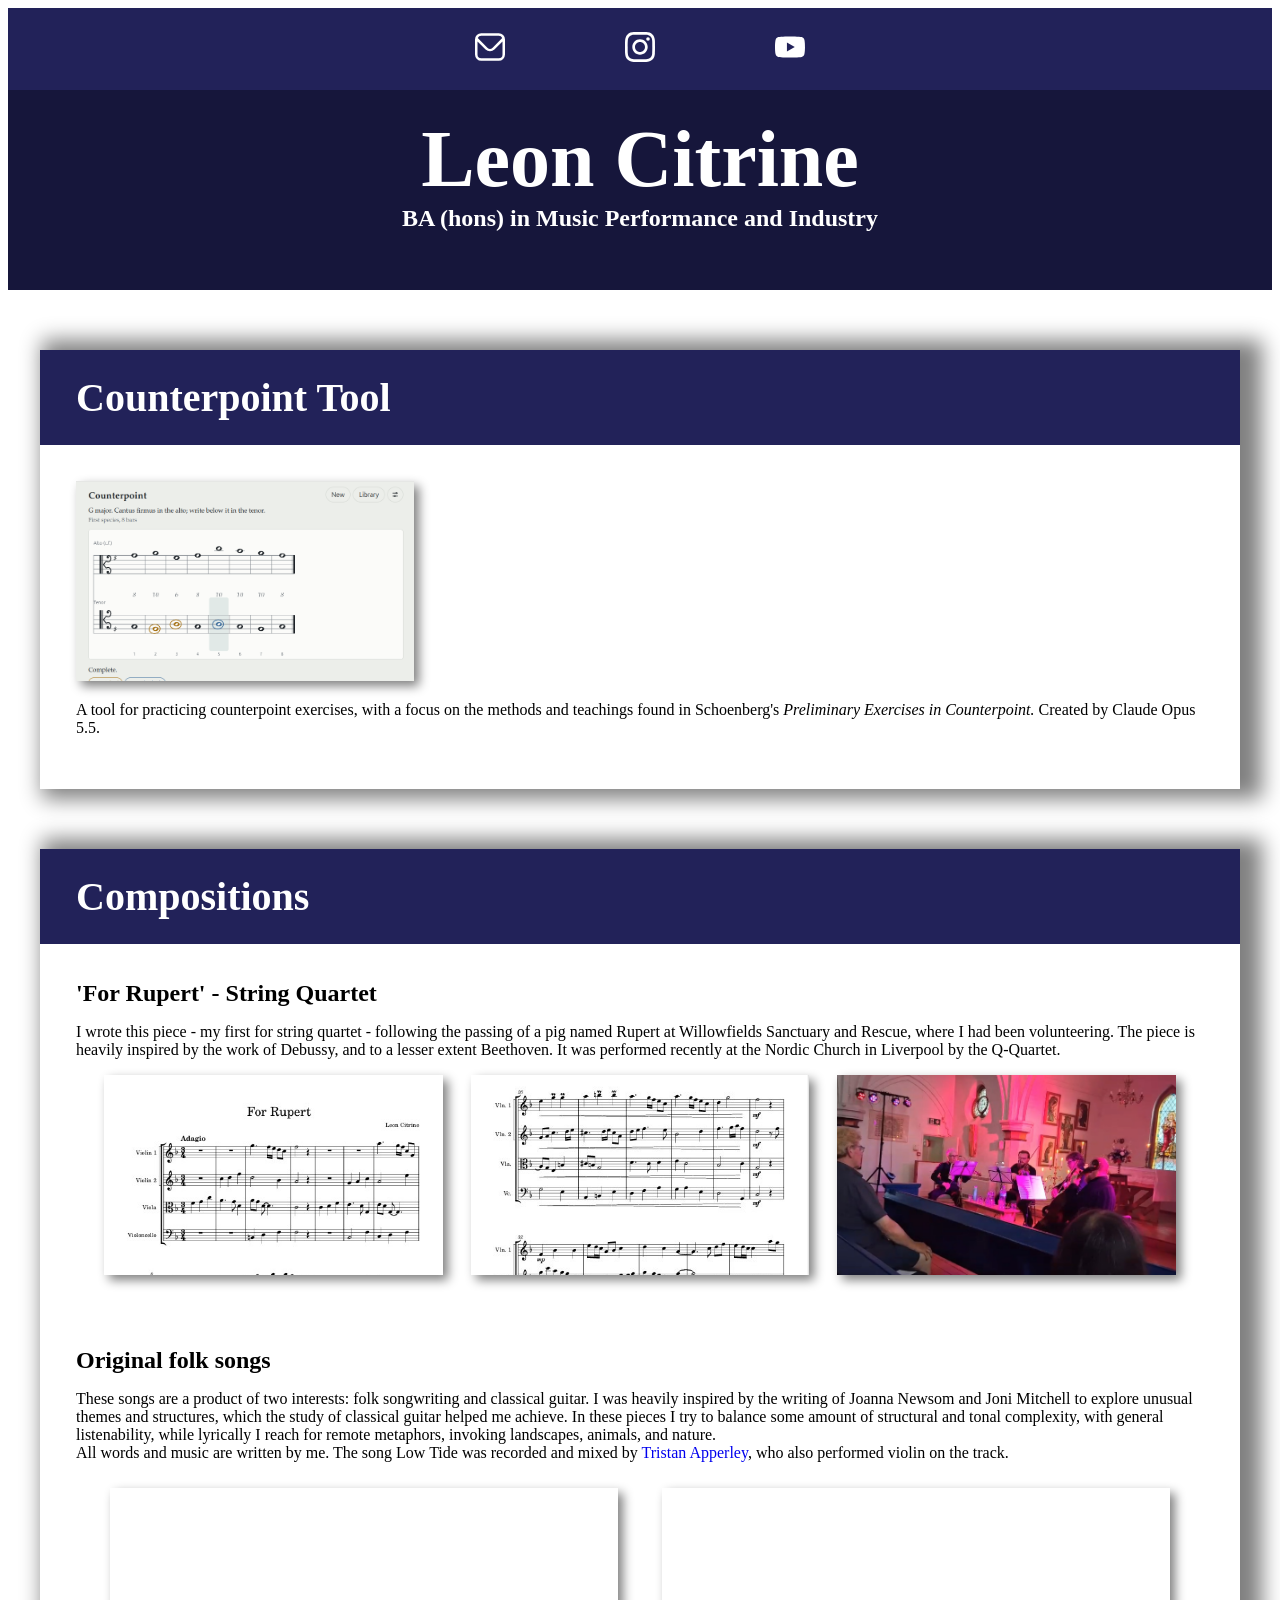
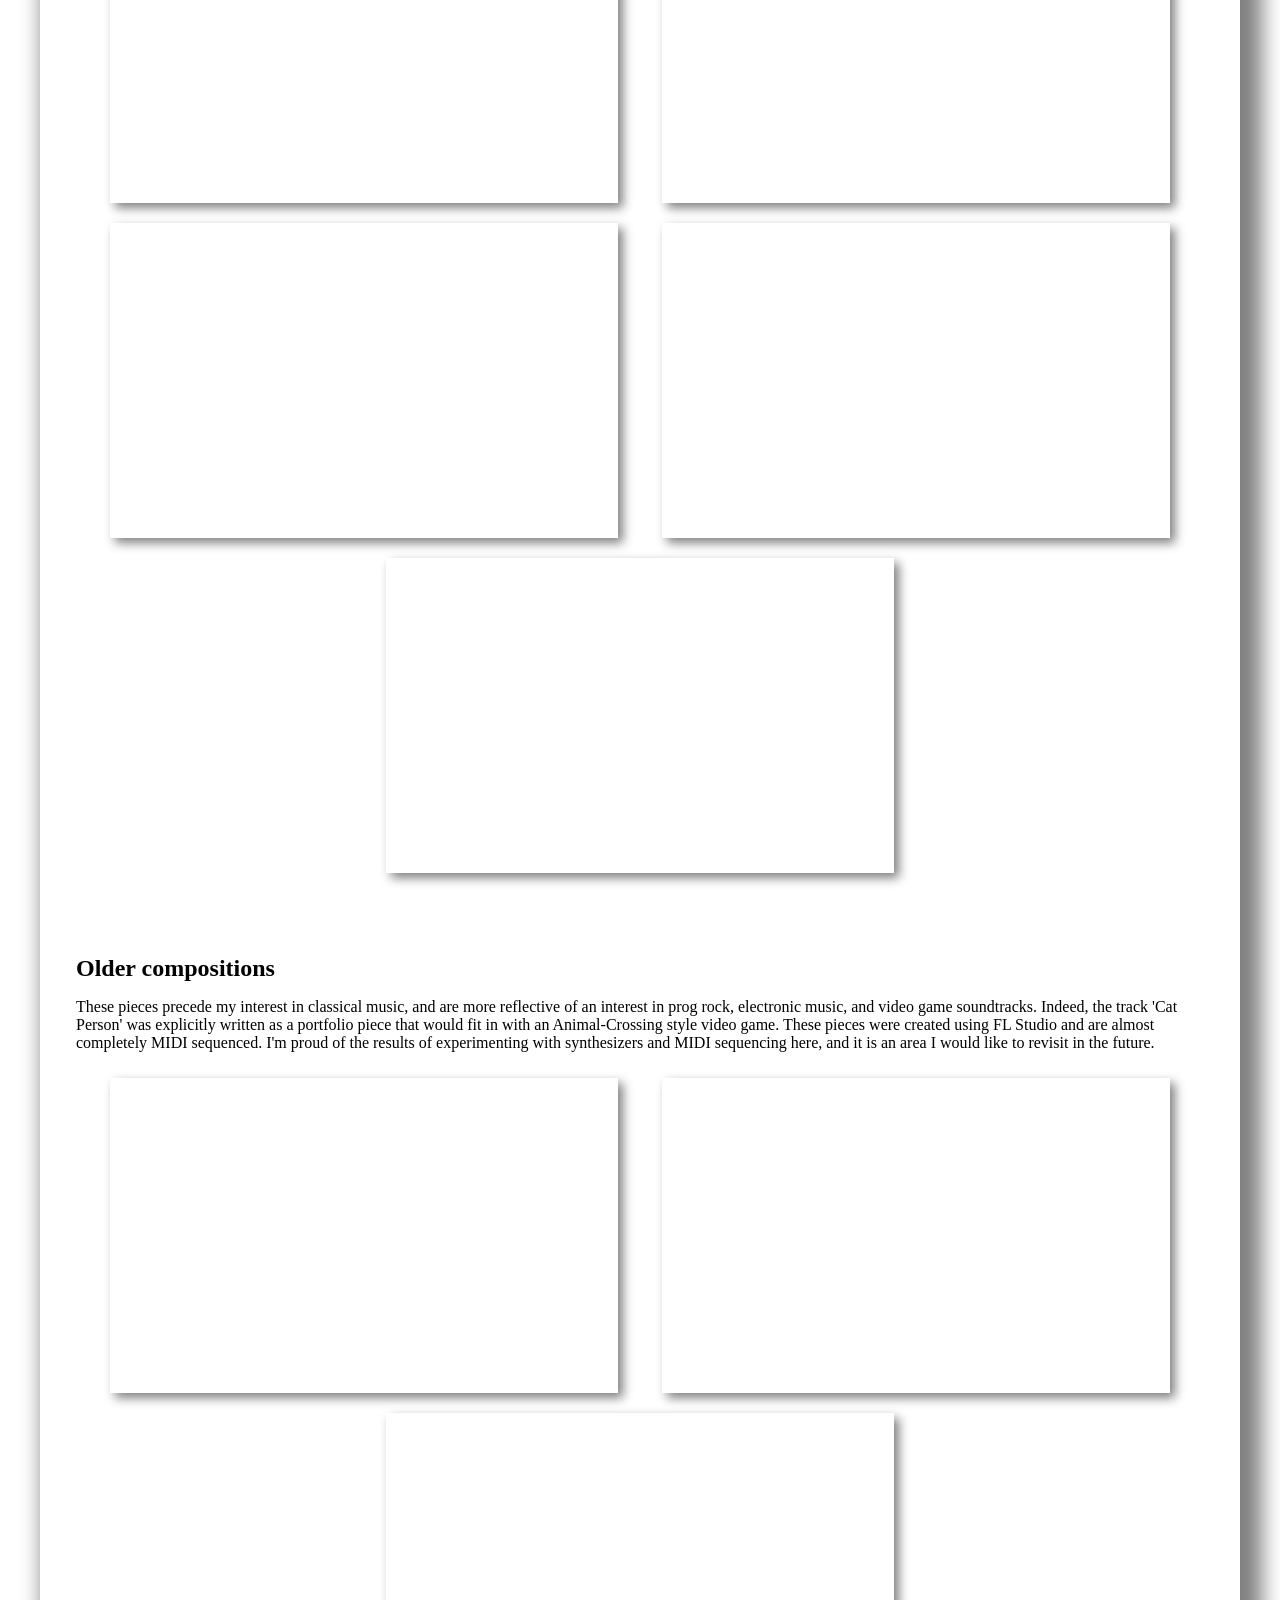
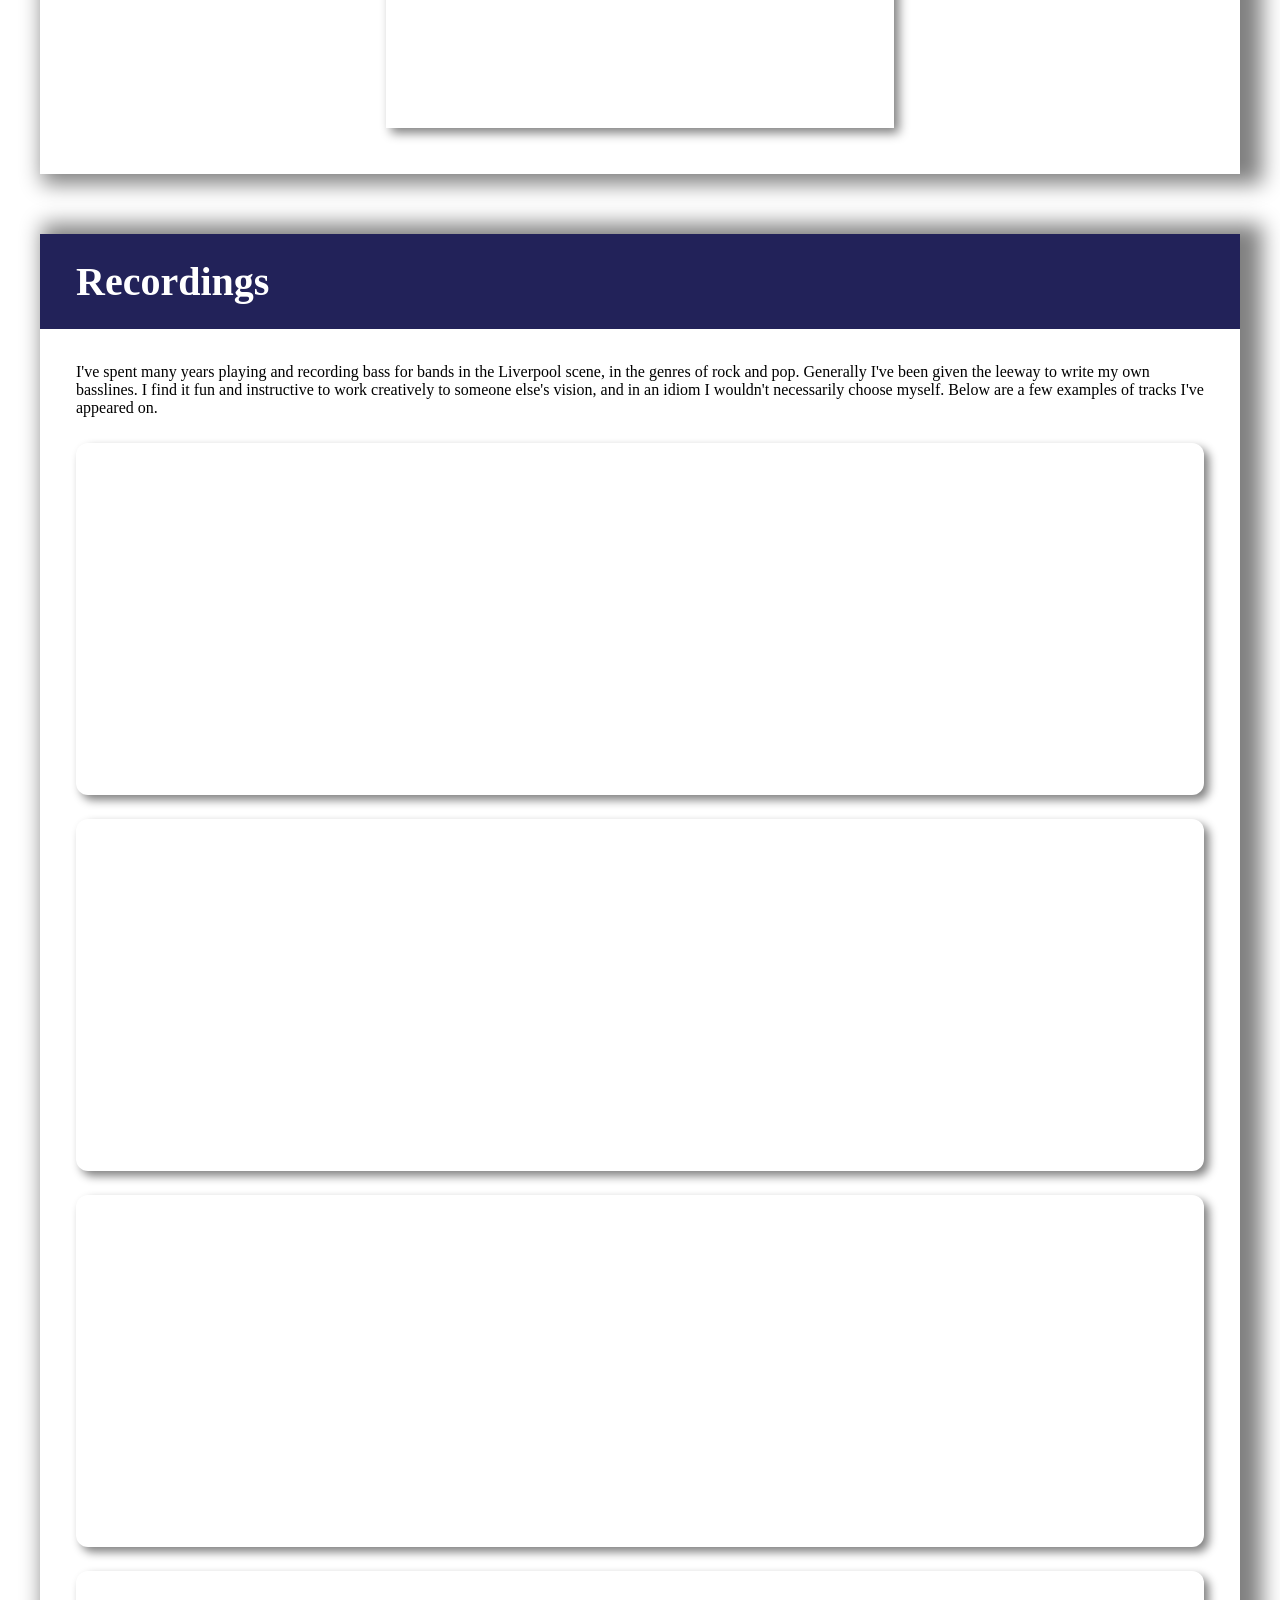
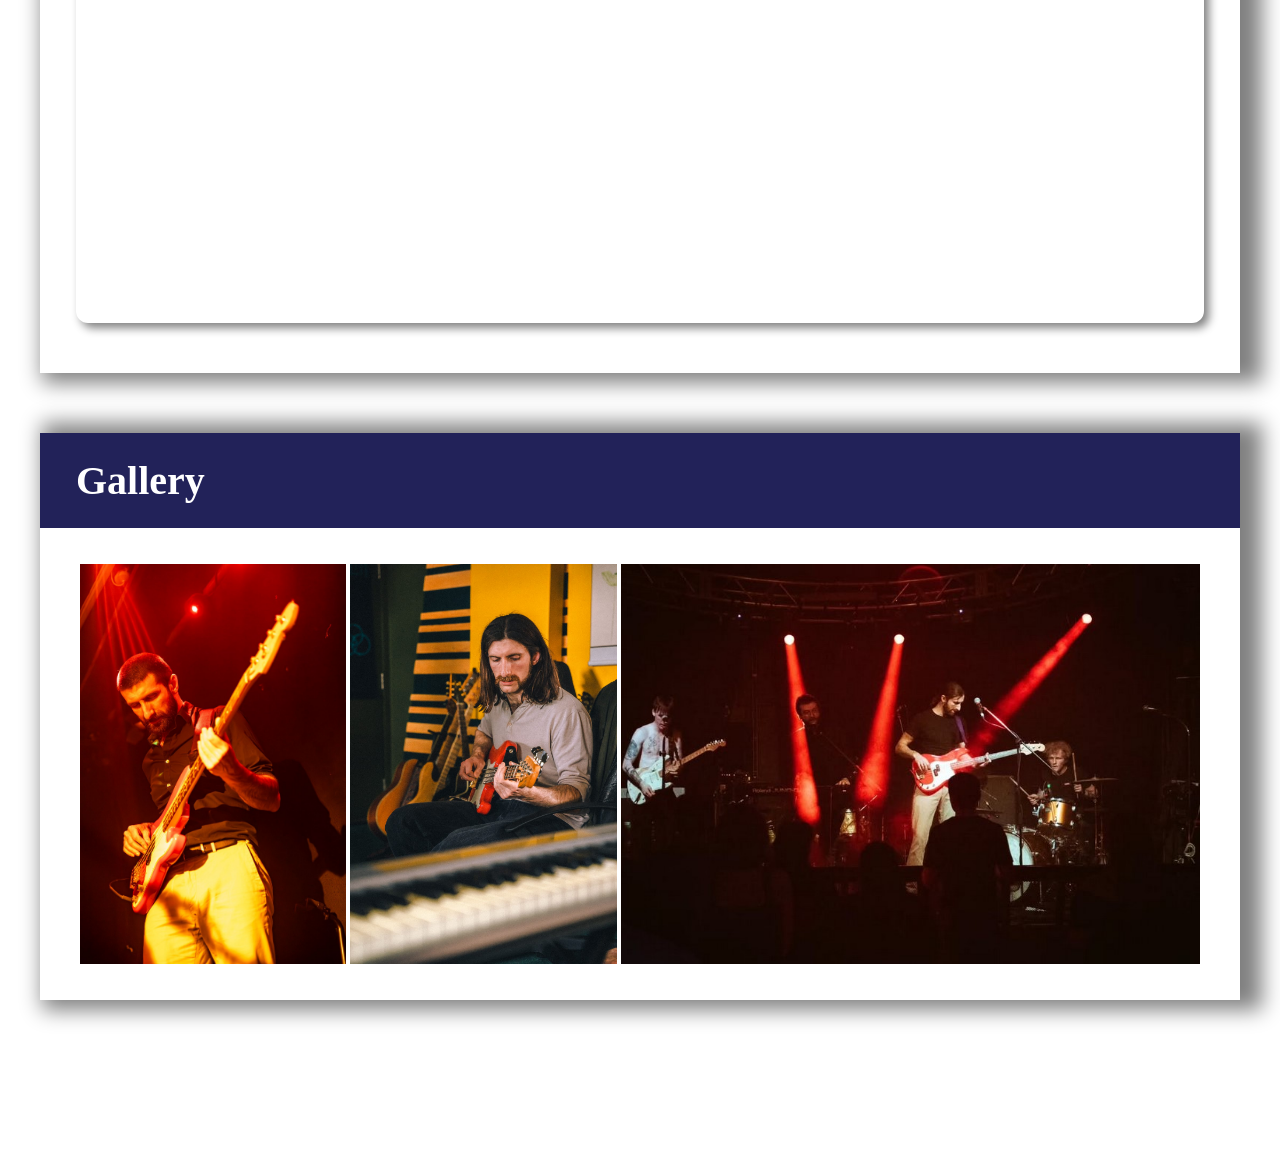
<file: index.html>
<!doctype html>
<html lang="en">
  <head>
    <meta charset="UTF-8" />
    <meta name="viewport" content="width=device-width, initial-scale=1.0" />
    <link rel="stylesheet" href="styles.css" />
    <title>Leon Citrine</title>
  </head>

  <body>
    <header>
      <div class="links">
		
          <div class="emailIcon">
		  <img src="images/envelope.svg" onclick="emailCopy()" style="cursor: pointer"/>
		  <span id="clipMsg"> Copied to clipboard </span>
		  </div>
       
        <a href="https://www.instagram.com/leoncitrine/" target="_blank">
		  <img src="images/instagram.svg"/>
		</a>
		
        <a href="https://www.youtube.com/@LeonCitrine" target="_blank">
			<img src="images/youtube.svg" />
		</a>
      </div>
    </header>

    <div class="title">
      <div>
	  <h1>Leon Citrine</h1>
      <h3>BA (hons) in Music Performance and Industry</h3>
	  </div>
    </div>

    <main>
		
		<section class="bigsec">
			<div class="subheader"><h2>Counterpoint Tool</h2></div>
			<div class="subsec"> 
				<a href="counterpoint.html" class ="imgAnchor">
					<img src="images/counterpoint.png" alt = "Screenshot of counterpoint practice tool"/>
				</a>
			<p>
			A tool for practicing counterpoint exercises, with a focus on the methods and teachings found in Schoenberg's <i>Preliminary Exercises in Counterpoint.</i> Created by Claude Opus 5.5.
			</p>
			</div>
		</section>
		
      <section class="bigsec">
        <div class="subheader"><h2>Compositions</h2></div>

        <section class="subsec">
          <h3>'For Rupert' - String Quartet</h3>
          <p>
            I wrote this piece - my first for string quartet - following the
            passing of a pig named Rupert at Willowfields Sanctuary and Rescue,
            where I had been volunteering. The piece is heavily inspired by the
            work of Debussy, and to a lesser extent Beethoven. It was performed
            recently at the Nordic Church in Liverpool by the Q-Quartet.
          </p>
         <div class="imgGrid">
		  
            <a href="ForRupert.pdf" target="_blank" class="imgAnchor"
              ><img src="images/score1.jpg"
            /></a>
			
            <a href="ForRupert.pdf" target="_blank" class="imgAnchor"
              ><img src="images/score2.jpg"
            /></a>
			
            <a href="images/quartet.jpg" target="_blank" class="imgAnchor"
              ><img src="images/quartet.jpg"
            /></a>
			
          </div>
        </section>

        <section class="subsec">
          <h3>Original folk songs</h3>
          <p>
            These songs are a product of two interests: folk songwriting and
            classical guitar. I was heavily inspired by the writing of Joanna
            Newsom and Joni Mitchell to explore unusual themes and structures,
            which the study of classical guitar helped me achieve. In these
            pieces I try to balance some amount of structural and tonal
            complexity, with general listenability, while lyrically I reach for
            remote metaphors, invoking landscapes, animals, and nature.
            <br />
            All words and music are written by me. The song Low Tide was
            recorded and mixed by <a href="https://www.instagram.com/tonytheredbass/">Tristan Apperley</a>,
            who also performed violin on the track.
          </p>

          <div class="vidGroup">
            <!--Low Tide-->
            <iframe
              class="video"
              width="560"
              height="315"
              src="https://www.youtube.com/embed/3-BENbl8nzY?si=JwUIJ5P7G1uGsc6l"
              title="YouTube video player"
              frameborder="0"
              allow="
                accelerometer;
                autoplay;
                clipboard-write;
                encrypted-media;
                gyroscope;
                picture-in-picture;
                web-share;
              "
              referrerpolicy="strict-origin-when-cross-origin"
              allowfullscreen
            ></iframe>

            <!--Bug Song-->
            <iframe
              class="video"
              width="560"
              height="315"
              src="https://www.youtube.com/embed/Yga41XJYgZ0?si=Ln3OIha7f7BZ7p1f"
              title="YouTube video player"
              frameborder="0"
              allow="
                accelerometer;
                autoplay;
                clipboard-write;
                encrypted-media;
                gyroscope;
                picture-in-picture;
                web-share;
              "
              referrerpolicy="strict-origin-when-cross-origin"
              allowfullscreen
            ></iframe>

            <!--What I Want-->
            <iframe
              class="video"
              width="560"
              height="315"
              src="https://www.youtube.com/embed/L7DVEeZFzzg?si=CgFTJuVBcaFbpI4u"
              title="YouTube video player"
              frameborder="0"
              allow="
                accelerometer;
                autoplay;
                clipboard-write;
                encrypted-media;
                gyroscope;
                picture-in-picture;
                web-share;
              "
              referrerpolicy="strict-origin-when-cross-origin"
              allowfullscreen
            ></iframe>

            <!--The Map-->
            <iframe
              class="video"
              width="560"
              height="315"
              src="https://www.youtube.com/embed/pae_4WVUvTY?si=xHHP2OkBbVJJRj0P"
              title="YouTube video player"
              frameborder="0"
              allow="
                accelerometer;
                autoplay;
                clipboard-write;
                encrypted-media;
                gyroscope;
                picture-in-picture;
                web-share;
              "
              referrerpolicy="strict-origin-when-cross-origin"
              allowfullscreen
            ></iframe>

            <!--Bare Old Mountain-->
            <iframe
              class="video"
              width="560"
              height="315"
              src="https://www.youtube.com/embed/_0SbtzzRF2k?si=K3RNdVBJF465VhGv"
              title="YouTube video player"
              frameborder="0"
              allow="
                accelerometer;
                autoplay;
                clipboard-write;
                encrypted-media;
                gyroscope;
                picture-in-picture;
                web-share;
              "
              referrerpolicy="strict-origin-when-cross-origin"
              allowfullscreen
            ></iframe>
          </div>
		  
        </section>

        <section class="subsec">
          <h3>Older compositions</h3>
          <p>
            These pieces precede my interest in classical music, and are more
            reflective of an interest in prog rock, electronic music, and video
            game soundtracks. Indeed, the track 'Cat Person' was explicitly
            written as a portfolio piece that would fit in with an
            Animal-Crossing style video game. These pieces were created using FL
            Studio and are almost completely MIDI sequenced. I'm proud of the
            results of experimenting with synthesizers and MIDI sequencing here,
            and it is an area I would like to revisit in the future.
          </p>

          <div class="vidGroup">
		  
              <iframe class = "video"
                width="560"
                height="315"
                src="https://www.youtube.com/embed/XmWo5O1uwFk?si=_U1GOImlqeIL-Otg"
                title="YouTube video player"
                frameborder="0"
                allow="
                  accelerometer;
                  autoplay;
                  clipboard-write;
                  encrypted-media;
                  gyroscope;
                  picture-in-picture;
                  web-share;
                "
                referrerpolicy="strict-origin-when-cross-origin"
                allowfullscreen
              ></iframe>
          
              <iframe class = "video"
                width="560"
                height="315"
                src="https://www.youtube.com/embed/Ml7-ewEf-P8?si=zltV_L1RgiYLHCy6"
                title="YouTube video player"
                frameborder="0"
                allow="
                  accelerometer;
                  autoplay;
                  clipboard-write;
                  encrypted-media;
                  gyroscope;
                  picture-in-picture;
                  web-share;
                "
                referrerpolicy="strict-origin-when-cross-origin"
                allowfullscreen
              ></iframe>
            
              <iframe class = "video"
			  width="560" height="315" 
			  src="https://www.youtube.com/embed/KKYgNVhEMF4?si=3w621vBx7Pmdyhos" 
			  title="YouTube video player" 
			  frameborder="0" 
			  allow="
				accelerometer; 
				autoplay; 
				clipboard-write; 
				encrypted-media; 
				gyroscope; 
				picture-in-picture; 
				web-share;
				" 
				referrerpolicy="strict-origin-when-cross-origin" 
				allowfullscreen
				></iframe>
     
          </div>
          </div>
		  
        </section>
      </section>

      <section class="bigsec">
        <div class="subheader"><h2>Recordings</h2></div>
		<div class="subsec" style="padding-top: 18px">
        <p>
          I've spent many years playing and recording bass for bands in the
          Liverpool scene, in the genres of rock and pop. Generally I've been
          given the leeway to write my own basslines. I find it fun and
          instructive to work creatively to someone else's vision, and in an
          idiom I wouldn't necessarily choose myself. Below are a few examples
          of tracks I've appeared on.
        </p>

        <div class="spotifyLinks">
              <iframe
                data-testid="embed-iframe"
                style="border-radius: 12px"
                src="https://open.spotify.com/embed/track/3Ark2uEY2jAtomQhNRWzgO?utm_source=generator&theme=0&si=7ece716325124d6a"
                width="100%"
                height="352"
                frameborder="0"
                allowfullscreen=""
                allow="
                  autoplay;
                  clipboard-write;
                  encrypted-media;
                  fullscreen;
                  picture-in-picture;
                "
                loading="lazy"
              ></iframe>
            
              <iframe
                data-testid="embed-iframe"
                style="border-radius: 12px"
                src="https://open.spotify.com/embed/track/1w51lGfNYjyJVnIYeurgub?utm_source=generator&theme=0&si=a3a2735f71a64416"
                width="100%"
                height="352"
                frameborder="0"
                allowfullscreen=""
                allow="
                  autoplay;
                  clipboard-write;
                  encrypted-media;
                  fullscreen;
                  picture-in-picture;
                "
                loading="lazy"
              ></iframe>
            
              <iframe
                data-testid="embed-iframe"
                style="border-radius: 12px"
                src="https://open.spotify.com/embed/track/6SXQdXnxDQ4UCJzsJs9BCc?utm_source=generator&theme=0&si=c4947e2ca12b4092"
                width="100%"
                height="352"
                frameborder="0"
                allowfullscreen=""
                allow="
                  autoplay;
                  clipboard-write;
                  encrypted-media;
                  fullscreen;
                  picture-in-picture;
                "
                loading="lazy"
              ></iframe>
            
              <iframe
                data-testid="embed-iframe"
                style="border-radius: 12px"
                src="https://open.spotify.com/embed/track/6QR7aJp88Lg75sROCzF8By?utm_source=generator&theme=0&si=4b29fa9051d74cee"
                width="100%"
                height="352"
                frameborder="0"
                allowfullscreen=""
                allow="
                  autoplay;
                  clipboard-write;
                  encrypted-media;
                  fullscreen;
                  picture-in-picture;
                "
                loading="lazy"
              ></iframe>
           
			</div>
		</div>
      </section>

      <section class="bigsec">
        <div class="subheader"><h2>Gallery</h2></div>
			<div class = "subsec">
				<div class="gallery">
					<a href="images/pic1.jpg" target="_blank"
						><img src="images/pic1.jpg"
					/></a>
					
					<a href="images/pic2.jpg" target="_blank"
						><img src="images/pic2.jpg"
					/></a>
					
					<a href="images/pic3.jpg" target="_blank"
						><img src="images/pic3.jpg"
					/></a>
				</div>
			</div>
      </section>
    </main>
  </body>
  <script>
    function emailCopy() {
  navigator.clipboard.writeText("leoncitrinemusic@gmail.com");
      
  
  const msg = document.getElementById("clipMsg");
  msg.classList.add("show");
  
  setTimeout(() => {
    msg.classList.remove("show");
  }, 2000);
}
  </script>
</html>
</file>
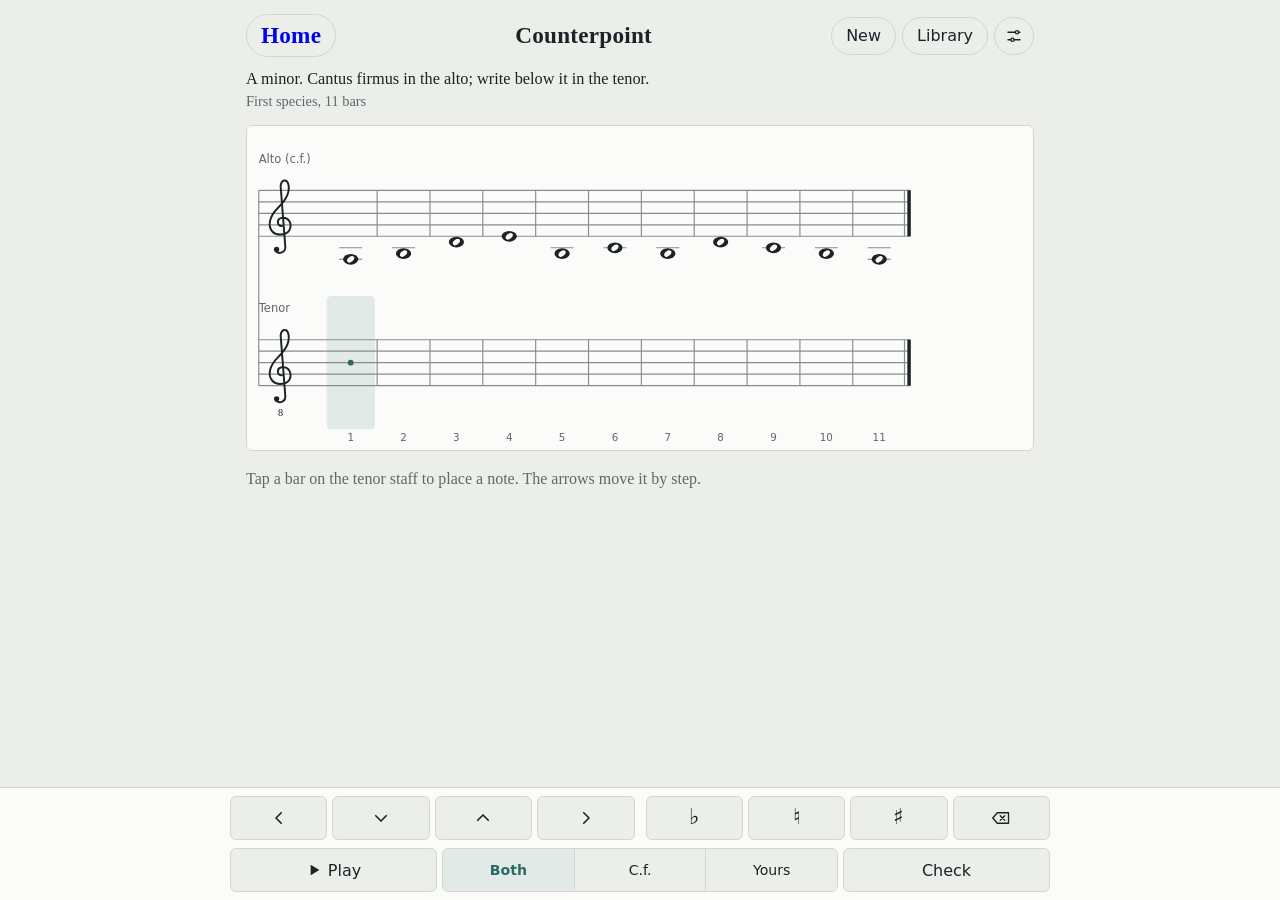
<file: counterpoint.html>
<!DOCTYPE html>
<html lang="en-GB">
<head>
<meta charset="utf-8">
<meta name="viewport" content="width=device-width, initial-scale=1, viewport-fit=cover">
<title>Counterpoint practice</title>
<style>
:root{
  --paper:#eceeea; --surface:#fbfbf9; --ink:#1d2227; --muted:#5f676f; --staff:#868c92;
  --line:#d2d6d1; --rule:#c23a2c; --caution:#a46d0c; --note:#36689a; --accent:#2b6a64;
  --band:rgba(43,106,100,.12); --play:rgba(164,109,12,.16);
  --serif:"Iowan Old Style","Palatino Linotype",Palatino,"Book Antiqua",Georgia,serif;
  --sans:system-ui,-apple-system,"Segoe UI",Roboto,"Helvetica Neue",Arial,sans-serif;
  color-scheme:light;
  box-sizing:border-box;
  padding-top:env(safe-area-inset-top,0px);
}
@media (prefers-color-scheme: dark){
  :root:not([data-theme="light"]){
    --paper:#14171a; --surface:#1c2024; --ink:#e5e7e3; --muted:#9aa2a9; --staff:#737b82;
    --line:#30363c; --rule:#ff7d6d; --caution:#e3b35a; --note:#8db6df; --accent:#6ec2b8;
    --band:rgba(110,194,184,.14); --play:rgba(227,179,90,.18);
    color-scheme:dark;
  }
}
:root[data-theme="dark"]{
  --paper:#14171a; --surface:#1c2024; --ink:#e5e7e3; --muted:#9aa2a9; --staff:#737b82;
  --line:#30363c; --rule:#ff7d6d; --caution:#e3b35a; --note:#8db6df; --accent:#6ec2b8;
  --band:rgba(110,194,184,.14); --play:rgba(227,179,90,.18);
  color-scheme:dark;
}
*,*::before,*::after{box-sizing:inherit}
html,body{margin:0;background:var(--paper);color:var(--ink);font-family:var(--sans);-webkit-text-size-adjust:100%}
button{font:inherit;color:inherit}
button:focus-visible,select:focus-visible,input:focus-visible{outline:2px solid var(--accent);outline-offset:2px}

.top{display:flex;align-items:center;justify-content:space-between;gap:12px;max-width:820px;margin:0 auto;padding:14px 16px 6px}
.top h1{font-family:var(--serif);font-weight:600;font-size:1.45rem;letter-spacing:.01em;margin:0}
.top-actions{display:flex;gap:6px}
.tbtn{background:transparent;border:1px solid var(--line);border-radius:999px;padding:7px 14px;min-height:38px;cursor:pointer}
.tbtn.icon{padding:7px 10px;display:inline-flex;align-items:center}
.tbtn:active{background:var(--band)}

main{max-width:820px;margin:0 auto;padding:0 16px calc(150px + env(safe-area-inset-bottom,0px))}
.brief{font-family:var(--serif);font-size:1.02rem;line-height:1.5;margin:4px 0 12px;color:var(--ink)}
.brief .sub{display:block;color:var(--muted);font-size:.9rem}

.score-wrap{background:var(--surface);border:1px solid var(--line);border-radius:6px;overflow-x:auto;-webkit-overflow-scrolling:touch;touch-action:pan-x pan-y}
#score svg{display:block}

.flags{margin-top:16px}
.flag-head{font-family:var(--serif);font-size:1rem;line-height:1.45;margin-bottom:8px}
.flag-head .muted{color:var(--muted)}
.counts{display:flex;flex-wrap:wrap;gap:6px;margin-top:6px}
.count{font-family:var(--sans);font-size:.8rem;padding:2px 9px;border-radius:999px;border:1px solid currentColor}
.c-rule{color:var(--rule)} .c-caution{color:var(--caution)} .c-note{color:var(--note)}
#flagList{list-style:none;margin:0;padding:0;display:flex;flex-direction:column;gap:6px}
.flag{display:block;width:100%;text-align:left;background:var(--surface);border:1px solid var(--line);border-left:4px solid var(--sev);border-radius:4px;padding:8px 10px;cursor:pointer}
.flag .meta{display:flex;gap:10px;font-size:.78rem;color:var(--muted);margin-bottom:2px}
.flag .sev{color:var(--sev);font-weight:600}
.flag .msg{font-size:.92rem;line-height:1.4}
.flag.rule{--sev:var(--rule)} .flag.caution{--sev:var(--caution)} .flag.note{--sev:var(--note)}

.controls{position:fixed;left:0;right:0;bottom:0;background:var(--surface);border-top:1px solid var(--line);padding:8px 10px calc(8px + env(safe-area-inset-bottom,0px));z-index:5}
.controls .inner{max-width:820px;margin:0 auto;display:flex;flex-direction:column;gap:8px}
.row{display:flex;gap:5px}
.row button{flex:1 1 0;min-width:0;min-height:44px;border:1px solid var(--line);background:var(--paper);border-radius:6px;cursor:pointer;display:inline-flex;align-items:center;justify-content:center;gap:6px;padding:0 4px}
.row button:active{background:var(--band)}
.row .acc{font-family:var(--serif);font-size:1.35rem;line-height:1}
.row .gap{margin-left:6px}
.seg{display:flex;flex:2 1 0;border:1px solid var(--line);border-radius:6px;overflow:hidden}
.seg button{border:0;border-radius:0;background:var(--paper);min-height:42px;font-size:.88rem}
.seg button+button{border-left:1px solid var(--line)}
.seg button[aria-pressed="true"]{background:var(--band);color:var(--accent);font-weight:600}
#btnCheck[aria-pressed="true"]{background:var(--band);color:var(--accent);font-weight:600}
#btnPlay.on{color:var(--caution)}

dialog{border:1px solid var(--line);border-radius:8px;background:var(--surface);color:var(--ink);padding:0;width:min(440px,calc(100vw - 24px));max-height:calc(100vh - 48px)}
dialog::backdrop{background:rgba(0,0,0,.35)}
.dlg{padding:16px 18px 18px;display:flex;flex-direction:column;gap:14px}
.dlg h2{font-family:var(--serif);font-weight:600;font-size:1.2rem;margin:0}
.field{display:flex;flex-direction:column;gap:5px;font-size:.92rem}
.field select,.field input[type=range]{font:inherit;padding:8px;border:1px solid var(--line);border-radius:6px;background:var(--paper);color:var(--ink)}
.check{display:flex;align-items:center;gap:10px;font-size:.92rem;line-height:1.35}
.check input{width:20px;height:20px;accent-color:var(--accent)}
.help{font-size:.82rem;color:var(--muted);line-height:1.4;margin:0}
.dlg-actions{display:flex;justify-content:flex-end;gap:8px}
.pbtn{border:1px solid var(--accent);background:var(--accent);color:var(--surface);border-radius:6px;padding:9px 16px;min-height:42px;cursor:pointer;font-weight:600}
.sbtn{border:1px solid var(--line);background:transparent;border-radius:6px;padding:9px 16px;min-height:42px;cursor:pointer}
.lib{display:flex;flex-direction:column;gap:6px;max-height:55vh;overflow:auto}
.lib h3{font-size:.85rem;color:var(--muted);font-weight:600;margin:6px 0 2px}
.lib button{text-align:left;border:1px solid var(--line);background:var(--paper);border-radius:6px;padding:9px 11px;cursor:pointer}
.lib button small{display:block;color:var(--muted);margin-top:2px}
@media (prefers-reduced-motion: reduce){*{scroll-behavior:auto!important}}
</style>
</head>
<body>

<header class="top">
	
		<a href="index.html">
			<button class="tbtn">
			<h1> Home </h1>
			</button>
		</a>
      
	
	
  <h1>Counterpoint</h1>
  <div class="top-actions">
    <button class="tbtn" id="btnNew">New</button>
    <button class="tbtn" id="btnLib">Library</button>
    <button class="tbtn icon" id="btnSet" aria-label="Settings">
      <svg width="18" height="18" viewBox="0 0 24 24" fill="none" stroke="currentColor" stroke-width="1.8" stroke-linecap="round"><path d="M4 7h10M18 7h2M4 17h4M12 17h8"/><circle cx="16" cy="7" r="2.2"/><circle cx="10" cy="17" r="2.2"/></svg>
    </button>
  </div>
</header>

<main>
  <p id="brief" class="brief"></p>
  <div class="score-wrap" id="scoreWrap"><div id="score"></div></div>
  <section class="flags" aria-live="polite">
    <div id="flagHead" class="flag-head"></div>
    <ol id="flagList"></ol>
  </section>
</main>

<nav class="controls" aria-label="Editing and playback">
  <div class="inner">
    <div class="row">
      <button data-act="prev" aria-label="Previous bar"><svg width="18" height="18" viewBox="0 0 24 24" fill="none" stroke="currentColor" stroke-width="2.2" stroke-linecap="round" stroke-linejoin="round"><path d="M15 5l-7 7 7 7"/></svg></button>
      <button data-act="down" aria-label="Step down"><svg width="18" height="18" viewBox="0 0 24 24" fill="none" stroke="currentColor" stroke-width="2.2" stroke-linecap="round" stroke-linejoin="round"><path d="M5 9l7 7 7-7"/></svg></button>
      <button data-act="up" aria-label="Step up"><svg width="18" height="18" viewBox="0 0 24 24" fill="none" stroke="currentColor" stroke-width="2.2" stroke-linecap="round" stroke-linejoin="round"><path d="M5 15l7-7 7 7"/></svg></button>
      <button data-act="next" aria-label="Next bar"><svg width="18" height="18" viewBox="0 0 24 24" fill="none" stroke="currentColor" stroke-width="2.2" stroke-linecap="round" stroke-linejoin="round"><path d="M9 5l7 7-7 7"/></svg></button>
      <button data-act="flat" class="acc gap" aria-label="Flat">♭</button>
      <button data-act="natural" class="acc" aria-label="Natural">♮</button>
      <button data-act="sharp" class="acc" aria-label="Sharp">♯</button>
      <button data-act="clear" aria-label="Clear note"><svg width="20" height="18" viewBox="0 0 26 24" fill="none" stroke="currentColor" stroke-width="1.8" stroke-linejoin="round" stroke-linecap="round"><path d="M8 5h15v14H8l-6-7z"/><path d="M12 9l6 6M18 9l-6 6"/></svg></button>
    </div>
    <div class="row">
      <button id="btnPlay"><svg id="playIcon" width="16" height="16" viewBox="0 0 24 24" fill="currentColor"><path d="M7 4l13 8-13 8z"/></svg><span id="playLabel">Play</span></button>
      <div class="seg" role="group" aria-label="Voices to play">
        <button data-play="both" aria-pressed="true">Both</button>
        <button data-play="cf" aria-pressed="false">C.f.</button>
        <button data-play="cp" aria-pressed="false">Yours</button>
      </div>
      <button id="btnCheck" aria-pressed="false">Check</button>
    </div>
  </div>
</nav>

<dialog id="dlgNew">
  <div class="dlg">
    <h2>New exercise</h2>
    <label class="field">Key
      <select id="newKey"></select>
    </label>
    <label class="field">Cantus firmus in the
      <select id="newVoice">
        <option value="random">Any voice</option>
        <option value="S">Soprano</option>
        <option value="A">Alto</option>
        <option value="T">Tenor</option>
        <option value="B">Bass</option>
      </select>
    </label>
    <label class="field">Length
      <select id="newLen">
        <option value="random">8 to 12 bars</option>
        <option>8</option><option>9</option><option>10</option><option>11</option><option>12</option>
      </select>
    </label>
    <p class="help">With the cantus firmus in the alto or tenor, you'll be asked to write above or below it at random.</p>
    <div class="dlg-actions">
      <button class="sbtn" data-close>Cancel</button>
      <button class="pbtn" id="btnCreate">Create exercise</button>
    </div>
  </div>
</dialog>

<dialog id="dlgLib">
  <div class="dlg">
    <h2>Library</h2>
    <div class="lib" id="libList"></div>
    <div class="dlg-actions"><button class="sbtn" data-close>Close</button></div>
  </div>
</dialog>

<dialog id="dlgSet">
  <div class="dlg">
    <h2>Settings</h2>
    <label class="field">Clefs
      <select id="setClefs">
        <option value="modern">Treble, tenor-treble and bass</option>
        <option value="c">Soprano, alto, tenor and bass (C clefs)</option>
      </select>
    </label>
    <label class="check"><input type="checkbox" id="setLive"> Show flags as I write</label>
    <p class="help">Otherwise flags stay hidden until you tap Check.</p>
    <label class="check"><input type="checkbox" id="setFig"> Show interval figures between the staves</label>
    <label class="check"><input type="checkbox" id="setAdv"> Move to the next bar after placing a note</label>
    <label class="check"><input type="checkbox" id="setSound"> Play each bar as I place it</label>
    <label class="field">Playback speed
      <input type="range" id="setSpeed" min="0.4" max="2" step="0.1">
    </label>
    <div class="dlg-actions"><button class="pbtn" data-close>Done</button></div>
  </div>
</dialog>

<script>
/* =====================================================================
   EDIT HERE: LIBRARY
   ---------------------------------------------------------------------
   Add cantus firmi from the book (or anywhere) to this list. Nothing is
   sent anywhere; the list only lives in this file.

   Fields:
     title   what shows in the Library list
     source  'book' groups it under "From the book"; anything else under "Other"
     key     'C major', 'D minor', 'Bb major', 'F# minor' ...
     voice   'S', 'A', 'T' or 'B': the voice the cantus firmus is in
     write   optional: 'above', 'below' or 'either' (default: either for
             alto/tenor; soprano is always written below, bass above)
     notes   pitches separated by spaces: letter, optional # / b / n, octave
             (middle C is C4). Example: 'D4 F4 E4 D4 G4 F4 A4 G4 F4 E4 D4'
             Write accidentals as they should sound, e.g. C#4 for a raised
             leading tone in D minor.
   ===================================================================== */
const LIBRARY = [
  // { title:'Example 12', source:'book', key:'C major', voice:'A', notes:'C4 D4 F4 E4 D4 C4' },

  { title:'Fux, D cantus (1725)', source:'sample', key:'D minor', voice:'A',
    notes:'D4 F4 E4 D4 G4 F4 A4 G4 F4 E4 D4' },
  { title:'Sample in C major', source:'sample', key:'C major', voice:'T',
    notes:'C3 D3 F3 E3 A3 G3 F3 E3 D3 C3' },
  { title:'Sample in G major', source:'sample', key:'G major', voice:'S',
    notes:'G4 B4 A4 D5 C5 B4 E5 D5 C5 B4 A4 G4' },
  { title:'Sample in E minor', source:'sample', key:'E minor', voice:'B',
    notes:'E3 G3 F#3 E3 C3 A2 B2 C3 B2 D#3 E3' },
];

/* =====================================================================
   EDIT HERE: RULES
   ---------------------------------------------------------------------
   severity: 'rule'    shown as "Rule broken"
             'caution' shown as "Stretched"
             'note'    shown as "Worth a look"
             'off'     not checked at all
   Every flag is advisory: nothing ever stops you placing a note.
   ===================================================================== */
const RULES = {
  dissonance:       { severity:'rule' },
  crossing:         { severity:'rule' },
  start:            { severity:'rule' },
  end:              { severity:'rule' },
  parallels:        { severity:'rule' },
  melodicDissonant: { severity:'rule',    target:'cp' },
  cadence:          { severity:'caution' },
  contraryPerfects: { severity:'caution' },
  hidden:           { severity:'caution' },
  hiddenStep:       { severity:'note' },
  unison:           { severity:'caution' },
  spacing:          { severity:'caution', max:11 },   // 11 = wider than a twelfth
  overlap:          { severity:'caution' },
  falseRelation:    { severity:'caution' },
  repeat:           { severity:'caution', target:'cp' },
  chromatic:        { severity:'caution', target:'cp' },
  sixth:            { severity:'caution', target:'cp' },
  minorSixthUp:     { severity:'note',    target:'cp' },
  recovery:         { severity:'caution', target:'cp' },
  doubleLeap:       { severity:'caution', target:'cp' },
  doubleLeapTriad:  { severity:'note',    target:'cp' },
  leadingTone:      { severity:'caution', target:'cp' },
  subtonic:         { severity:'caution', target:'cp' },
  range:            { severity:'caution', target:'cp' },
  span:             { severity:'caution', target:'cp', max:9 }, // 9 = wider than a tenth
  imperfectRun:     { severity:'note',    max:3 },              // more than 3 parallel 3rds/6ths
  contrary:         { severity:'note' },
  climax:           { severity:'note',    target:'cp' },
};

/* ==CORE START== (music logic; no DOM below until CORE END) */
const LETTERS='CDEFGAB';
const SEMI=[0,2,4,5,7,9,11];
const ACC={'-2':'♭♭','-1':'♭','0':'','1':'♯','2':'♯♯'};

function parseNote(str){
  const m=/^([A-Ga-g])(bb|b|##|#|n)?(-?\d)$/.exec(String(str).trim());
  if(!m) return null;
  const L=LETTERS.indexOf(m[1].toUpperCase());
  const a={bb:-2,b:-1,'':0,n:0,'#':1,'##':2}[m[2]||''];
  return {d:Number(m[3])*7+L, a};
}
const mod=(x,n)=>((x%n)+n)%n;
const letterOf=n=>mod(n.d,7);
const octOf=n=>Math.floor(n.d/7);
const midiOf=n=>12*(octOf(n)+1)+SEMI[letterOf(n)]+n.a;
const pcOf=n=>mod(midiOf(n),12);
const cmp=(x,y)=>(midiOf(x)-midiOf(y))||(x.d-y.d);
const noteName=(n,oct=true)=>LETTERS[letterOf(n)]+ACC[n.a]+(oct?octOf(n):'');

function ivl(x,y){
  const dir=Math.sign((y.d-x.d)||(midiOf(y)-midiOf(x)));
  const lo=dir<0?y:x, hi=dir<0?x:y;
  const g=hi.d-lo.d, s=midiOf(hi)-midiOf(lo), gs=g%7;
  const diff=s-(SEMI[gs]+12*Math.floor(g/7));
  let q;
  if([0,3,4].includes(gs)) q=diff===0?'P':diff>0?'A'.repeat(diff):'d'.repeat(-diff);
  else q=diff===0?'M':diff===-1?'m':diff>0?'A'.repeat(diff):'d'.repeat(-diff-1);
  return {g,gs,s,q,dir,num:g+1};
}
const isPerfect=v=>v.q==='P'&&(v.gs===0||v.gs===4);
const isConsonant=v=>isPerfect(v)||((v.q==='M'||v.q==='m')&&(v.gs===2||v.gs===5));
const QUAL={P:'perfect',M:'major',m:'minor',A:'augmented',d:'diminished',AA:'doubly augmented',dd:'doubly diminished'};
const NUMW=['unison','second','third','fourth','fifth','sixth','seventh','octave','ninth','tenth','eleventh','twelfth','thirteenth','fourteenth','double octave'];
const numWord=k=>NUMW[k-1]||(k+'th');
function ivlName(v){ if(v.q==='P'&&v.g===0) return 'unison'; return QUAL[v.q]+' '+numWord(v.num); }
const cap=s=>s.charAt(0).toUpperCase()+s.slice(1);

const MAJOR_SIG={C:0,G:1,D:2,A:3,E:4,B:5,'F#':6,'C#':7,F:-1,Bb:-2,Eb:-3,Ab:-4,Db:-5,Gb:-6,Cb:-7};
const MINOR_SIG={A:0,E:1,B:2,'F#':3,'C#':4,'G#':5,'D#':6,'A#':7,D:-1,G:-2,C:-3,F:-4,Bb:-5,Eb:-6,Ab:-7};
function makeKey(name){
  const m=/^\s*([A-Ga-g])(#|b)?\s+(major|minor)\s*$/i.exec(name||'');
  if(!m) return null;
  const t=m[1].toUpperCase()+(m[2]||''), mode=m[3].toLowerCase();
  const sig=(mode==='major'?MAJOR_SIG:MINOR_SIG)[t];
  if(sig===undefined) return null;
  return {name:m[1].toUpperCase()+(m[2]==='#'?'♯':m[2]==='b'?'♭':'')+' '+mode,
          tonicL:LETTERS.indexOf(m[1].toUpperCase()), tonicA:m[2]==='#'?1:m[2]==='b'?-1:0, mode, sig};
}
function keyAcc(key,L){
  const ch=LETTERS[L];
  if(key.sig>0&&'FCGDAEB'.slice(0,key.sig).includes(ch)) return 1;
  if(key.sig<0&&'BEADGCF'.slice(0,-key.sig).includes(ch)) return -1;
  return 0;
}
const tonicPc=key=>mod(SEMI[key.tonicL]+key.tonicA,12);
const degreeOf=(key,n)=>mod(letterOf(n)-key.tonicL,7);
const isTonic=(key,n)=>degreeOf(key,n)===0&&pcOf(n)===tonicPc(key);
const isLeadingTone=(key,n)=>degreeOf(key,n)===6&&pcOf(n)===mod(tonicPc(key)-1,12);
const isSubtonic=(key,n)=>degreeOf(key,n)===6&&pcOf(n)===mod(tonicPc(key)-2,12);
function scaleNote(key,tonicOct,k){
  const d=tonicOct*7+key.tonicL+k, L=mod(d,7);
  let a=keyAcc(key,L);
  if(key.mode==='minor'&&mod(k,7)===6) a+=1; // raised leading tone
  return {d,a};
}

const VOICES={
  S:{name:'Soprano',lo:'C4',hi:'G5',clef:{modern:'treble',c:'soprano'}},
  A:{name:'Alto',   lo:'F3',hi:'D5',clef:{modern:'treble',c:'alto'}},
  T:{name:'Tenor',  lo:'C3',hi:'G4',clef:{modern:'treble8',c:'tenor'}},
  B:{name:'Bass',   lo:'E2',hi:'D4',clef:{modern:'bass',c:'bass'}},
};
const VORDER='SATB';

const rnd=n=>Math.floor(Math.random()*n);
const pick=a=>a[rnd(a.length)];
function weighted(pairs){
  let r=Math.random()*pairs.reduce((s,p)=>s+p[1],0);
  for(const [v,w] of pairs){ if((r-=w)<0) return v; }
  return pairs[pairs.length-1][0];
}
function melodicOK(v){
  const nm=v.q+v.num;
  if(nm==='m6') return v.dir>0;
  return ['m2','M2','m3','M3','P4','P5','P8'].includes(nm);
}

/* Generates scale degrees (0 = tonic) for a cantus firmus. */
function generateCantus(key,len){
  const minor=key.mode==='minor';
  for(let attempt=0;attempt<6000;attempt++){
    const deg=[0];
    const penult=Math.random()<0.72?1:-1;
    for(let i=1;i<len-2;i++){
      const prev=deg[i-1], pm=i>=2?deg[i-1]-deg[i-2]:0, r=mod(prev,7);
      let opts=[[1,6],[-1,6],[2,2.2],[-2,2.2],[3,1.1],[-3,1.1],[4,.5],[-4,.5],[5,.2],[7,.12],[-7,.12]];
      if(Math.abs(pm)>=3) opts=[[-Math.sign(pm),1]];
      else if(Math.abs(pm)===2) opts=opts.filter(([m])=>!(Math.abs(m)>=2&&Math.sign(m)===Math.sign(pm)));
      if(r===6) opts=[[1,1]];
      if(minor&&r===5) opts=[[-1,1]];
      if(minor) opts=opts.filter(([m])=>mod(prev+m,7)!==6);
      if(!opts.length) break;
      deg.push(prev+weighted(opts));
    }
    if(deg.length!==len-2) continue;
    deg.push(penult,0);
    if(validCantus(key,deg)) return deg;
  }
  return len>=10?[0,2,1,3,2,4,3,2,1,0].slice(0,len):[0,1,3,2,1,2,1,0];
}
function validCantus(key,deg){
  const n=deg.length, minor=key.mode==='minor';
  for(let i=1;i<n;i++) if(deg[i]===deg[i-1]) return false;
  const mx=Math.max(...deg), mn=Math.min(...deg);
  if(mx-mn<4||mx-mn>8) return false;
  if(deg.filter(x=>x===mx).length!==1) return false;
  const top=deg.indexOf(mx); if(top===0||top>=n-2) return false;
  let leaps=0;
  for(let i=1;i<n;i++) if(Math.abs(deg[i]-deg[i-1])>=2) leaps++;
  if(leaps<1||leaps>Math.floor(n/3)+1) return false;
  for(let i=2;i<n;i++){
    const pm=deg[i-1]-deg[i-2], m=deg[i]-deg[i-1];
    if(Math.abs(pm)>=3&&m!==-Math.sign(pm)) return false;
    if(Math.abs(pm)>=2&&Math.abs(m)>=2&&Math.sign(pm)===Math.sign(m)) return false;
  }
  for(let i=0;i<n;i++){
    const r=mod(deg[i],7);
    if(r===6&&i<n-1&&deg[i+1]!==deg[i]+1) return false;
    if(minor&&r===6&&i!==n-2) return false;
    if(minor&&r===5&&i<n-1&&deg[i+1]!==deg[i]-1) return false;
  }
  if(deg.filter(x=>mod(x,7)===0).length>3) return false;
  const notes=deg.map(k=>scaleNote(key,4,k));
  for(let i=1;i<n;i++) if(!melodicOK(ivl(notes[i-1],notes[i]))) return false;
  return true;
}
function placeInVoice(key,deg,vk){
  const V=VOICES[vk], lo=midiOf(parseNote(V.lo)), hi=midiOf(parseNote(V.hi)), centre=(lo+hi)/2;
  let best=null, bestScore=Infinity;
  for(let oct=1;oct<=6;oct++){
    const notes=deg.map(k=>scaleNote(key,oct,k)), ms=notes.map(midiOf);
    const over=Math.max(0,lo-Math.min(...ms))+Math.max(0,Math.max(...ms)-hi);
    const avg=ms.reduce((a,b)=>a+b,0)/ms.length;
    const score=over*100+Math.abs(avg-centre);
    if(score<bestScore){bestScore=score;best=notes;}
  }
  return best;
}
function chooseSides(cfVoice,write){
  let above;
  if(cfVoice==='S') above=false;
  else if(cfVoice==='B') above=true;
  else above=write==='above'?true:write==='below'?false:Math.random()<0.5;
  const idx=VORDER.indexOf(cfVoice);
  const cands=above?VORDER.slice(0,idx).split('').reverse():VORDER.slice(idx+1).split('');
  const cpVoice=cands.length>1&&Math.random()<0.3?cands[1]:cands[0];
  return {cpVoice,cpAbove:above};
}

function check(ex){
  const F=[], {cf,cp,key,cpAbove}=ex, n=cf.length;
  const add=(rule,bars,msg)=>{
    const r=RULES[rule]; if(!r||r.severity==='off') return;
    F.push({rule,bars,sev:r.severity,msg,target:r.target||'pair'});
  };
  const up=i=>cpAbove?cp[i]:cf[i], lo=i=>cpAbove?cf[i]:cp[i], has=i=>!!cp[i];
  const vert=i=>ivl(lo(i),up(i));
  const crossed=i=>{const c=cmp(cp[i],cf[i]);return cpAbove?c<0:c>0;};

  for(let i=0;i<n;i++){
    if(!has(i)) continue;
    if(crossed(i)) add('crossing',[i],`The voices cross: your line is ${cpAbove?'below':'above'} the cantus firmus here.`);
    const v=vert(i);
    if(!isConsonant(v)) add('dissonance',[i],`${cap(ivlName(v))} is a dissonance. First species uses consonances only.`);
    else if(v.g===0&&i>0&&i<n-1) add('unison',[i],'Unison in the middle of the exercise. The two voices collapse into one.');
    if(v.g>RULES.spacing.max) add('spacing',[i],`The voices are a ${ivlName(v)} apart, wider than a ${numWord(RULES.spacing.max+1)}.`);
  }
  if(has(0)){
    const v=vert(0);
    if(cpAbove&&!isPerfect(v)) add('start',[0],`Begin on a perfect consonance (unison, fifth or octave), not a ${ivlName(v)}.`);
    if(!cpAbove&&!(isPerfect(v)&&v.gs===0)) add('start',[0], isPerfect(v)
      ? 'A fifth below the cantus firmus puts the lower voice on the fourth degree. Begin on the unison or octave.'
      : `Begin on the unison or octave below the cantus firmus, not a ${ivlName(v)}.`);
  }
  if(has(n-1)){
    const v=vert(n-1);
    if(!(isPerfect(v)&&v.gs===0)) add('end',[n-1],`End on the unison or octave, not a ${ivlName(v)}.`);
  }
  if(has(n-2)&&has(n-1)){
    if(ivl(cp[n-2],cp[n-1]).g!==1) add('cadence',[n-2,n-1],'Approach the final note by step in both voices.');
    if(!isLeadingTone(key,cp[n-2])&&!isLeadingTone(key,cf[n-2]))
      add('cadence',[n-2], key.mode==='minor'
        ? 'The cadence has no leading tone. In minor, raise the seventh degree.'
        : 'The cadence has no leading tone rising to the tonic.');
  }

  const runs=[]; let run=null, contrary=0, moves=0;
  for(let i=1;i<n;i++){
    if(!has(i)||!has(i-1)){run=null;continue;}
    const a=vert(i-1), b=vert(i);
    const dU=Math.sign(cmp(up(i),up(i-1))), dL=Math.sign(cmp(lo(i),lo(i-1)));
    if(dU||dL){moves++; if(dU&&dL&&dU!==dL) contrary++;}
    const similar=dU!==0&&dU===dL;
    if(isPerfect(b)){
      if(isPerfect(a)&&a.gs===b.gs&&dU!==0&&dL!==0){
        const cls=b.gs===4?'fifths':(a.g===0&&b.g===0?'unisons':'octaves');
        if(similar) add('parallels',[i-1,i],`Parallel ${cls}.`);
        else add('contraryPerfects',[i-1,i],`Consecutive ${cls} by contrary motion. Still heard as consecutive perfect intervals.`);
      } else if(similar){
        const um=ivl(up(i-1),up(i)), nm=b.gs===4?'fifth':'octave';
        if(um.g>1) add('hidden',[i-1,i],`Hidden ${nm}: similar motion into a perfect interval, with a leap in the upper voice.`);
        else add('hiddenStep',[i-1,i],`Similar motion into a ${nm}. Usually accepted when the upper voice moves by step.`);
      }
    }
    if(!crossed(i)&&!crossed(i-1)&&a.g!==0&&b.g!==0){
      const ov=cpAbove?(cmp(cp[i],cf[i-1])<0||cmp(cf[i],cp[i-1])>0):(cmp(cp[i],cf[i-1])>0||cmp(cf[i],cp[i-1])<0);
      if(ov) add('overlap',[i-1,i],'The voices overlap: one moves past the note the other has just left.');
    }
    for(const [p,q] of [[cp[i-1],cf[i]],[cf[i-1],cp[i]]]){
      if(letterOf(p)===letterOf(q)&&pcOf(p)!==pcOf(q)){
        add('falseRelation',[i-1,i],`False relation: ${noteName(p,false)} against ${noteName(q,false)} in the other voice.`); break;
      }
    }
    if(similar&&isConsonant(a)&&isConsonant(b)&&!isPerfect(a)&&!isPerfect(b)&&a.gs===b.gs){
      if(run&&run.end===i-1){run.end=i;run.len++;} else {run={start:i-1,end:i,len:2,gs:b.gs};runs.push(run);}
    } else run=null;
  }
  for(const r of runs) if(r.len>RULES.imperfectRun.max){
    const bars=[]; for(let i=r.start;i<=r.end;i++) bars.push(i);
    add('imperfectRun',bars,`${r.len} ${r.gs===2?'thirds':'sixths'} in a row in parallel motion. The voices lose independence.`);
  }

  for(let i=1;i<n;i++){
    if(!has(i)||!has(i-1)) continue;
    const m=ivl(cp[i-1],cp[i]);
    if(m.g===0){
      if(m.s===0) add('repeat',[i-1,i],'Repeated note. It stalls the line.');
      else add('chromatic',[i-1,i],`Chromatic step from ${noteName(cp[i-1],false)} to ${noteName(cp[i],false)}. Awkward to sing and blurs the key.`);
      continue;
    }
    if(m.g>7) add('melodicDissonant',[i-1,i],`A leap of a ${ivlName(m)}, larger than an octave.`);
    else if(!['P','M','m'].includes(m.q)) add('melodicDissonant',[i-1,i],`${cap(ivlName(m))} in the melody. Augmented and diminished intervals are avoided.`);
    else if(m.num===7) add('melodicDissonant',[i-1,i],`A leap of a ${ivlName(m)}. Sevenths are avoided in the melody.`);
    else if(m.num===6){
      if(m.q==='m'&&m.dir>0) add('minorSixthUp',[i-1,i],'Rising minor sixth. Allowed, but use it sparingly.');
      else add('sixth',[i-1,i],`A leap of a ${ivlName(m)} ${m.dir>0?'up':'down'}. Only the rising minor sixth is usually allowed.`);
    }
  }
  for(let i=1;i<n-1;i++){
    if(!has(i-1)||!has(i)||!has(i+1)) continue;
    const m1=ivl(cp[i-1],cp[i]), m2=ivl(cp[i],cp[i+1]);
    if(m1.g>=2&&m2.g>=2&&m1.dir===m2.dir){
      const outer=ivl(cp[i-1],cp[i+1]);
      const triad=isConsonant(outer)&&outer.num<=8&&m1.num<=5&&m2.num<=5;
      if(triad) add('doubleLeapTriad',[i-1,i,i+1],'Two leaps in the same direction. They outline a triad, which is the acceptable case.');
      else add('doubleLeap',[i-1,i,i+1],'Two leaps in the same direction. Change direction after a leap.');
      continue;
    }
    if(m1.g>=3&&!(m2.g===1&&m2.dir===-m1.dir))
      add('recovery',[i,i+1],`After a leap of a ${ivlName(m1)}, move by step in the opposite direction.`);
  }
  for(let i=0;i<n-1;i++){
    if(!has(i)||!has(i+1)) continue;
    const rises=isTonic(key,cp[i+1])&&ivl(cp[i],cp[i+1]).g===1&&cmp(cp[i+1],cp[i])>0;
    if(isLeadingTone(key,cp[i])&&!rises) add('leadingTone',[i,i+1],'The leading tone usually rises to the tonic.');
    if(key.mode==='minor'&&isSubtonic(key,cp[i])&&rises) add('subtonic',[i,i+1],'In minor, raise the seventh degree when it rises to the tonic.');
  }
  const V=VOICES[ex.cpVoice], vlo=parseNote(V.lo), vhi=parseNote(V.hi);
  const out=[]; for(let i=0;i<n;i++) if(has(i)&&(cmp(cp[i],vlo)<0||cmp(cp[i],vhi)>0)) out.push(i);
  if(out.length) add('range',out,`Outside the usual ${V.name.toLowerCase()} range (${noteName(vlo)} to ${noteName(vhi)}).`);
  const filled=cp.filter(Boolean);
  if(filled.length>=2){
    const mx=filled.reduce((a,b)=>cmp(a,b)>=0?a:b), mn=filled.reduce((a,b)=>cmp(a,b)<=0?a:b);
    const sp=ivl(mn,mx);
    if(sp.g>RULES.span.max) add('span',[],`Your line spans a ${ivlName(sp)}. Keep it within a ${numWord(RULES.span.max+1)}.`);
    if(filled.length===n){
      const idx=[]; cp.forEach((x,i)=>{if(cmp(x,mx)===0) idx.push(i);});
      if(idx.length>1) add('climax',idx,`The high point (${noteName(mx)}) comes ${idx.length} times. A single climax gives the line its shape.`);
      if(moves>=5&&contrary/moves<0.3) add('contrary',[],`Only ${contrary} of ${moves} moves are in contrary motion. More contrary motion keeps the voices independent.`);
    }
  }
  const first=f=>f.bars.length?Math.min(...f.bars):-1;
  return F.sort((a,b)=>first(a)-first(b));
}
/* ==CORE END== */

/* ---------- state ---------- */
const S={
  settings:{clefs:'modern',live:false,figures:true,advance:false,sound:true,barSec:0.9,play:'both'},
  ex:null, sel:0, shown:false, flags:[], playIdx:-1, layout:null,
};
const KEY_NAMES=['C major','G major','D major','A major','F major','Bb major','Eb major',
                 'A minor','E minor','B minor','D minor','G minor','C minor'];
const SEV_LABEL={rule:'Rule broken',caution:'Stretched',note:'Worth a look'};
const SEV_RANK={rule:3,caution:2,note:1};

function newExercise(opt={}){
  const key=makeKey(!opt.key||opt.key==='random'?pick(KEY_NAMES):opt.key);
  const cfVoice=!opt.voice||opt.voice==='random'?pick([...VORDER]):opt.voice;
  const len=!opt.len||opt.len==='random'?8+rnd(5):Number(opt.len);
  const deg=generateCantus(key,len);
  const cf=placeInVoice(key,deg,cfVoice);
  startExercise({key,cfVoice,cf,title:null,...chooseSides(cfVoice,'either')});
}
function loadEntry(e){
  const key=makeKey(e.key), cf=String(e.notes||'').trim().split(/\s+/).map(parseNote);
  if(!key||!cf.length||cf.some(x=>!x)||!VOICES[e.voice]) return false;
  startExercise({key,cfVoice:e.voice,cf,title:e.title,...chooseSides(e.voice,e.write||'either')});
  return true;
}
function startExercise(o){
  stopPlayback();
  S.ex={...o,cp:Array(o.cf.length).fill(null),species:1};
  S.sel=0; S.shown=false;
  renderBrief(); render(); document.getElementById('scoreWrap').scrollLeft=0;
}

/* ---------- drawing ---------- */
const CLEF_BOTTOM={treble:30,treble8:23,bass:18,alto:24,tenor:22,soprano:28};
const SHARP_POS=[38,35,39,36,33,37,34], FLAT_POS=[34,37,33,36,32,35,31];
const SP=10, SCALE=1.15;

function sigPositions(clef,sig){
  const b=CLEF_BOTTOM[clef], top=b+8, shift=Math.round((b-30)/7)*7;
  const base=sig>0?SHARP_POS:FLAT_POS, lim=(sig>0&&clef==='tenor')?0:1;
  return base.slice(0,Math.abs(sig)).map(p=>{let d=p+shift; if(d>top+lim) d-=7; if(d<b-1) d+=7; return d;});
}
function clefSVG(clef,x,top){
  const ink='var(--ink)';
  if(clef==='treble'||clef==='treble8'){
    const p=(dx,dy)=>`${x+dx} ${top+dy}`;
    let s=`<path d="M ${p(4,31)} C ${p(0,31)} ${p(-1,25)} ${p(4,24)} C ${p(10,23)} ${p(13,29)} ${p(11,34)} C ${p(9,39)} ${p(0,40)} ${p(-4,36)} C ${p(-9,31)} ${p(-6,22)} ${p(0,16)} C ${p(6,10)} ${p(11,4)} ${p(10,-4)} C ${p(9,-10)} ${p(4,-10)} ${p(3,-4)} L ${p(7,48)} C ${p(8,54)} ${p(2,56)} ${p(-1,53)}" fill="none" stroke="${ink}" stroke-width="1.7" stroke-linecap="round"/>`;
    s+=`<circle cx="${x-0.5}" cy="${top+51.5}" r="2.3" fill="${ink}"/>`;
    if(clef==='treble8') s+=`<text x="${x+3}" y="${top+66}" font-size="9" text-anchor="middle" fill="${ink}" font-family="var(--serif)">8</text>`;
    return s;
  }
  if(clef==='bass'){
    return `<circle cx="${x+1}" cy="${top+11}" r="2.8" fill="${ink}"/>`+
      `<path d="M ${x-1} ${top+11} C ${x-2} ${top+2} ${x+12} ${top-1} ${x+14} ${top+9} C ${x+16} ${top+20} ${x+6} ${top+31} ${x-3} ${top+36}" fill="none" stroke="${ink}" stroke-width="2.2" stroke-linecap="round"/>`+
      `<circle cx="${x+19}" cy="${top+5}" r="1.7" fill="${ink}"/><circle cx="${x+19}" cy="${top+15}" r="1.7" fill="${ink}"/>`;
  }
  const cy=top+({soprano:40,alto:20,tenor:10}[clef]);
  const arm=sgn=>`<path d="M ${x+6} ${cy-sgn*0.5} L ${x+10} ${cy-sgn*6} C ${x+11.5} ${cy-sgn*8.5} ${x+13} ${cy-sgn*7} ${x+15} ${cy-sgn*6.5} C ${x+21} ${cy-sgn*6} ${x+22.5} ${cy-sgn*12} ${x+21.5} ${cy-sgn*15.5} C ${x+20.5} ${cy-sgn*20} ${x+14.5} ${cy-sgn*21} ${x+13.5} ${cy-sgn*16.5}" fill="none" stroke="${ink}" stroke-width="1.9" stroke-linecap="round"/><circle cx="${x+15}" cy="${cy-sgn*16}" r="2.3" fill="${ink}"/>`;
  return `<rect x="${x-3}" y="${cy-20}" width="3.4" height="40" fill="${ink}"/><rect x="${x+2.5}" y="${cy-20}" width="1.2" height="40" fill="${ink}"/>`+arm(1)+arm(-1);
}
function accGlyph(a,x,y,color){
  if(!ACC[a]&&a!==0) return '';
  const g=a===0?'♮':ACC[a];
  return `<text x="${x}" y="${y+(a<0?2:1)}" font-size="${a===0?15:17}" text-anchor="middle" dominant-baseline="central" fill="${color}" font-family="var(--serif)">${g}</text>`;
}

function render(){
  const ex=S.ex; if(!ex) return;
  const n=ex.cf.length;
  const flags=check(ex); S.flags=flags;
  const show=S.shown||S.settings.live;
  const cpIdx=ex.cpAbove?0:1;
  const staves=[
    {vk:ex.cpAbove?ex.cpVoice:ex.cfVoice, notes:ex.cpAbove?ex.cp:ex.cf, isCp:ex.cpAbove},
    {vk:ex.cpAbove?ex.cfVoice:ex.cpVoice, notes:ex.cpAbove?ex.cf:ex.cp, isCp:!ex.cpAbove},
  ];
  const sigN=Math.abs(ex.key.sig);
  const X0=10, clefX=X0+16, sigX=X0+47, barsX=sigX+sigN*9+10, BW=46, W=barsX+n*BW+14;
  const TOPS=[56,186], H=282, figY=(TOPS[0]+40+TOPS[1])/2+5;
  const yOf=(d,k,b)=>TOPS[k]+40-(d-b)*5;
  const colX=i=>barsX+i*BW+BW/2;
  S.layout={barsX,BW,TOPS,cpIdx,n,W,H,bottoms:staves.map(s=>CLEF_BOTTOM[VOICES[s.vk].clef[S.settings.clefs]])};

  const worst={pair:{},cp:{}};
  if(show) for(const f of flags) for(const b of f.bars){
    const t=worst[f.target]; if(!t[b]||SEV_RANK[f.sev]>SEV_RANK[t[b]]) t[b]=f.sev;
  }
  const sevColor={rule:'var(--rule)',caution:'var(--caution)',note:'var(--note)'};

  let s=`<svg xmlns="http://www.w3.org/2000/svg" viewBox="0 0 ${W} ${H}" width="${Math.round(W*SCALE)}" height="${Math.round(H*SCALE)}" role="img" aria-label="Exercise score" style="background:var(--surface)">`;
  if(S.playIdx>=0) s+=`<rect x="${barsX+S.playIdx*BW+2}" y="${TOPS[0]-38}" width="${BW-4}" height="${TOPS[1]-TOPS[0]+116}" rx="4" fill="var(--play)"/>`;
  s+=`<rect x="${barsX+S.sel*BW+2}" y="${TOPS[cpIdx]-38}" width="${BW-4}" height="116" rx="4" fill="var(--band)"/>`;

  staves.forEach((st,k)=>{
    const V=VOICES[st.vk], clef=V.clef[S.settings.clefs], b=CLEF_BOTTOM[clef], top=TOPS[k];
    for(let l=0;l<5;l++) s+=`<line x1="${X0}" x2="${W-10}" y1="${top+l*SP}" y2="${top+l*SP}" stroke="var(--staff)" stroke-width="1"/>`;
    for(let i=1;i<n;i++) s+=`<line x1="${barsX+i*BW}" x2="${barsX+i*BW}" y1="${top}" y2="${top+40}" stroke="var(--staff)" stroke-width="1"/>`;
    s+=`<line x1="${W-15}" x2="${W-15}" y1="${top}" y2="${top+40}" stroke="var(--staff)" stroke-width="1"/><rect x="${W-12.5}" y="${top}" width="3" height="40" fill="var(--ink)"/>`;
    s+=clefSVG(clef,clefX,top);
    sigPositions(clef,ex.key.sig).forEach((d,j)=>{ s+=accGlyph(ex.key.sig>0?1:-1,sigX+j*9,yOf(d,k,b),'var(--ink)'); });
    s+=`<text x="${X0}" y="${top-24}" font-size="10" fill="var(--muted)" font-family="var(--sans)">${V.name}${st.isCp?'':' (c.f.)'}</text>`;
    st.notes.forEach((nt,i)=>{
      if(!nt) return;
      const x=colX(i), y=yOf(nt.d,k,b);
      const color=(st.isCp&&show&&worst.cp[i])?sevColor[worst.cp[i]]:'var(--ink)';
      for(let dd=b-2;dd>=nt.d;dd-=2) s+=`<line x1="${x-10}" x2="${x+10}" y1="${yOf(dd,k,b)}" y2="${yOf(dd,k,b)}" stroke="var(--staff)" stroke-width="1"/>`;
      for(let dd=b+10;dd<=nt.d;dd+=2) s+=`<line x1="${x-10}" x2="${x+10}" y1="${yOf(dd,k,b)}" y2="${yOf(dd,k,b)}" stroke="var(--staff)" stroke-width="1"/>`;
      if(nt.a!==keyAcc(ex.key,letterOf(nt))) s+=accGlyph(nt.a,x-15,y,color);
      s+=`<ellipse cx="${x}" cy="${y}" rx="6.6" ry="4.7" fill="${color}"/><ellipse cx="${x}" cy="${y}" rx="3.5" ry="2.2" transform="rotate(-38 ${x} ${y})" fill="var(--surface)"/>`;
      if(st.isCp&&show&&worst.cp[i]) s+=`<ellipse cx="${x-2}" cy="${y}" rx="${nt.a!==keyAcc(ex.key,letterOf(nt))?19:12}" ry="10" transform="rotate(-8 ${x} ${y})" fill="none" stroke="${color}" stroke-width="1.5"/>`;
    });
    if(st.isCp){
      const nt=st.notes[S.sel];
      if(!nt) s+=`<circle cx="${colX(S.sel)}" cy="${top+20}" r="2.5" fill="var(--accent)"/>`;
    }
  });
  s+=`<line x1="${X0}" x2="${X0}" y1="${TOPS[0]}" y2="${TOPS[1]+40}" stroke="var(--staff)" stroke-width="1"/>`;

  for(let i=0;i<n;i++){
    const x=colX(i);
    if(S.settings.figures&&ex.cp[i]){
      const v=ivl(ex.cf[i],ex.cp[i]);
      const col=(show&&!isConsonant(v))?'var(--rule)':'var(--muted)';
      s+=`<text x="${x}" y="${figY}" font-size="14" text-anchor="middle" fill="${col}" font-family="var(--serif)" font-style="italic">${v.num}</text>`;
    }
    if(show&&worst.pair[i]) s+=`<ellipse cx="${x}" cy="${figY-5}" rx="13" ry="11" transform="rotate(-10 ${x} ${figY-5})" fill="none" stroke="${sevColor[worst.pair[i]]}" stroke-width="1.6"/>`;
    s+=`<text x="${x}" y="${H-8}" font-size="9" text-anchor="middle" fill="var(--muted)" font-family="var(--sans)">${i+1}</text>`;
  }
  s+='</svg>';
  document.getElementById('score').innerHTML=s;
  renderFlags(flags,show);
}

function renderBrief(){
  const ex=S.ex, cpV=VOICES[ex.cpVoice].name.toLowerCase(), cfV=VOICES[ex.cfVoice].name.toLowerCase();
  const el=document.getElementById('brief');
  el.innerHTML=`${ex.key.name.charAt(0).toUpperCase()+ex.key.name.slice(1)}. Cantus firmus in the ${cfV}; write ${ex.cpAbove?'above':'below'} it in the ${cpV}.`+
    `<span class="sub">First species, ${ex.cf.length} bars${ex.title?`. ${escapeHTML(ex.title)}`:''}</span>`;
}
function escapeHTML(t){return String(t).replace(/[&<>"]/g,c=>({'&':'&amp;','<':'&lt;','>':'&gt;','"':'&quot;'}[c]));}

function renderFlags(flags,show){
  const head=document.getElementById('flagHead'), list=document.getElementById('flagList');
  const ex=S.ex, empty=ex.cp.filter(x=>!x).length, cpName=VOICES[ex.cpVoice].name.toLowerCase();
  list.innerHTML='';
  if(empty===ex.cp.length){
    head.innerHTML=`<span class="muted">Tap a bar on the ${cpName} staff to place a note. The arrows move it by step.</span>`;
    return;
  }
  if(!show){
    head.innerHTML=`<span class="muted">${empty?`${empty} bar${empty>1?'s':''} still empty. `:''}Flags are hidden until you tap Check.</span>`;
    return;
  }
  const c={rule:0,caution:0,note:0}; flags.forEach(f=>c[f.sev]++);
  let h='';
  if(!flags.length) h=empty?`No flags so far. ${empty} bar${empty>1?'s':''} still empty.`:'No flags. Every bar fits the rules.';
  else h=empty?`${empty} bar${empty>1?'s':''} still empty.`:'Complete.';
  if(flags.length){
    h+=`<div class="counts">`+
      (c.rule?`<span class="count c-rule">${c.rule} rule${c.rule>1?'s':''} broken</span>`:'')+
      (c.caution?`<span class="count c-caution">${c.caution} stretched</span>`:'')+
      (c.note?`<span class="count c-note">${c.note} worth a look</span>`:'')+`</div>`;
  }
  head.innerHTML=h;
  flags.forEach(f=>{
    const li=document.createElement('li');
    const b=f.bars, where=!b.length?'Whole line':b.length===1?`Bar ${b[0]+1}`:
      (Math.max(...b)-Math.min(...b)===b.length-1?`Bars ${Math.min(...b)+1} to ${Math.max(...b)+1}`:`Bars ${b.map(x=>x+1).join(', ')}`);
    li.innerHTML=`<button class="flag ${f.sev}"><span class="meta"><span class="sev">${SEV_LABEL[f.sev]}</span><span>${where}</span></span><span class="msg">${escapeHTML(f.msg)}</span></button>`;
    li.firstChild.addEventListener('click',()=>{ if(b.length){S.sel=Math.min(...b); render(); scrollToSel(); playBar(S.sel);} });
    list.appendChild(li);
  });
}

function scrollToSel(){
  const L=S.layout, wrap=document.getElementById('scoreWrap'); if(!L) return;
  const x=(L.barsX+S.sel*L.BW)*SCALE, w=L.BW*SCALE;
  if(x<wrap.scrollLeft+20) wrap.scrollLeft=Math.max(0,x-60);
  else if(x+w>wrap.scrollLeft+wrap.clientWidth-20) wrap.scrollLeft=x+w-wrap.clientWidth+60;
}

/* ---------- editing ---------- */
function setNote(i,nt,{advance=false}={}){
  S.ex.cp[i]=nt;
  if(nt&&S.settings.sound) playBar(i);
  if(advance&&S.settings.advance&&i<S.ex.cf.length-1) S.sel=i+1;
  render(); scrollToSel();
}
function defaultNote(){
  const L=S.layout, b=L.bottoms[L.cpIdx], d=b+4;
  return {d,a:keyAcc(S.ex.key,mod(d,7))};
}
document.getElementById('score').addEventListener('click',e=>{
  const svg=e.currentTarget.querySelector('svg'), L=S.layout; if(!svg||!L) return;
  const pt=svg.createSVGPoint(); pt.x=e.clientX; pt.y=e.clientY;
  const p=pt.matrixTransform(svg.getScreenCTM().inverse());
  const i=Math.floor((p.x-L.barsX)/L.BW); if(i<0||i>=L.n) return;
  S.sel=i;
  const top=L.TOPS[L.cpIdx];
  if(p.y>top-45&&p.y<top+85){
    const b=L.bottoms[L.cpIdx], d=b+Math.round((top+40-p.y)/5);
    const cur=S.ex.cp[i];
    const a=(cur&&cur.d===d)?cur.a:keyAcc(S.ex.key,mod(d,7));
    setNote(i,{d,a},{advance:true});
  } else { render(); playBar(i); }
});
function act(name){
  const ex=S.ex, i=S.sel, cur=ex.cp[i];
  switch(name){
    case 'prev': if(i>0){S.sel--; render(); scrollToSel();} break;
    case 'next': if(i<ex.cf.length-1){S.sel++; render(); scrollToSel();} break;
    case 'up': case 'down': {
      if(!cur){ setNote(i,defaultNote()); break; }
      const d=cur.d+(name==='up'?1:-1);
      setNote(i,{d,a:keyAcc(ex.key,mod(d,7))}); break;
    }
    case 'flat': case 'natural': case 'sharp': {
      const base=cur||defaultNote();
      setNote(i,{d:base.d,a:{flat:-1,natural:0,sharp:1}[name]}); break;
    }
    case 'clear': if(cur) setNote(i,null); break;
  }
}
document.querySelectorAll('[data-act]').forEach(b=>b.addEventListener('click',()=>act(b.dataset.act)));
document.addEventListener('keydown',e=>{
  if(document.querySelector('dialog[open]')) return;
  const map={ArrowLeft:'prev',ArrowRight:'next',ArrowUp:'up',ArrowDown:'down',Backspace:'clear',Delete:'clear'};
  if(map[e.key]){e.preventDefault(); act(map[e.key]);}
});

/* ---------- sound ---------- */
let actx=null, voicesOn=[], timers=[];
function audio(){
  if(!actx){ const C=window.AudioContext||window.webkitAudioContext; if(!C) return null; actx=new C(); }
  if(actx.state==='suspended') actx.resume();
  return actx;
}
function tone(m,t0,dur,vol){
  const c=audio(); if(!c) return;
  const o=c.createOscillator(), f=c.createBiquadFilter(), g=c.createGain();
  o.type='triangle'; o.frequency.value=440*Math.pow(2,(m-69)/12);
  f.type='lowpass'; f.frequency.value=2000;
  g.gain.setValueAtTime(0,t0);
  g.gain.linearRampToValueAtTime(vol,t0+0.02);
  g.gain.setTargetAtTime(vol*0.55,t0+0.04,0.25);
  g.gain.setTargetAtTime(0,t0+Math.max(0.05,dur-0.06),0.035);
  o.connect(f); f.connect(g); g.connect(c.destination);
  o.start(t0); o.stop(t0+dur+0.3);
  voicesOn.push(o);
}
function barPitches(i,which){
  const ex=S.ex, out=[];
  if(which!=='cp') out.push(midiOf(ex.cf[i]));
  if(which!=='cf'&&ex.cp[i]) out.push(midiOf(ex.cp[i]));
  return out;
}
function playBar(i){
  const c=audio(); if(!c) return;
  const t=c.currentTime+0.02;
  barPitches(i,'both').forEach(m=>tone(m,t,0.7,0.15));
}
function stopPlayback(){
  voicesOn.forEach(o=>{try{o.stop();}catch(_){}}); voicesOn=[];
  timers.forEach(clearTimeout); timers=[];
  if(S.playIdx!==-1){S.playIdx=-1; render();}
  setPlayButton(false);
}
function setPlayButton(on){
  document.getElementById('btnPlay').classList.toggle('on',on);
  document.getElementById('playLabel').textContent=on?'Stop':'Play';
  document.getElementById('playIcon').innerHTML=on?'<rect x="6" y="6" width="12" height="12"/>':'<path d="M7 4l13 8-13 8z"/>';
}
function playAll(){
  if(timers.length){stopPlayback();return;}
  const c=audio(); if(!c) return;
  const ex=S.ex, bar=S.settings.barSec, t0=c.currentTime+0.08, which=S.settings.play;
  ex.cf.forEach((_,i)=>{
    barPitches(i,which).forEach(m=>tone(m,t0+i*bar,bar*0.96,0.15));
    timers.push(setTimeout(()=>{S.playIdx=i; render();},(0.08+i*bar)*1000));
  });
  timers.push(setTimeout(()=>{timers=[]; S.playIdx=-1; render(); setPlayButton(false);},(0.08+ex.cf.length*bar+0.1)*1000));
  setPlayButton(true);
}
document.getElementById('btnPlay').addEventListener('click',playAll);
document.querySelectorAll('[data-play]').forEach(b=>b.addEventListener('click',()=>{
  S.settings.play=b.dataset.play;
  document.querySelectorAll('[data-play]').forEach(x=>x.setAttribute('aria-pressed',String(x===b)));
}));
document.getElementById('btnCheck').addEventListener('click',e=>{
  S.shown=!S.shown; e.currentTarget.setAttribute('aria-pressed',String(S.shown||S.settings.live)); render();
});

/* ---------- dialogs ---------- */
const dlgNew=document.getElementById('dlgNew'), dlgLib=document.getElementById('dlgLib'), dlgSet=document.getElementById('dlgSet');
document.querySelectorAll('[data-close]').forEach(b=>b.addEventListener('click',()=>b.closest('dialog').close()));
document.querySelectorAll('dialog').forEach(d=>d.addEventListener('click',e=>{if(e.target===d) d.close();}));

const keySel=document.getElementById('newKey');
keySel.innerHTML='<option value="random">Any key</option>'+KEY_NAMES.map(k=>`<option value="${k}">${makeKey(k).name}</option>`).join('');
document.getElementById('btnNew').addEventListener('click',()=>dlgNew.showModal());
document.getElementById('btnCreate').addEventListener('click',()=>{
  newExercise({key:keySel.value,voice:document.getElementById('newVoice').value,len:document.getElementById('newLen').value});
  document.getElementById('btnCheck').setAttribute('aria-pressed',String(S.settings.live));
  dlgNew.close();
});

function buildLibrary(){
  const box=document.getElementById('libList'); box.innerHTML='';
  const groups=[['From the book',LIBRARY.filter(e=>e.source==='book')],['Other',LIBRARY.filter(e=>e.source!=='book')]];
  for(const [name,items] of groups){
    const h=document.createElement('h3'); h.textContent=name; box.appendChild(h);
    if(!items.length){
      const p=document.createElement('p'); p.className='help';
      p.textContent=name==='From the book'?'Nothing here yet. Add the book’s cantus firmi to the LIBRARY list at the top of this file.':'Nothing here yet.';
      box.appendChild(p); continue;
    }
    for(const e of items){
      const b=document.createElement('button'), key=makeKey(e.key), V=VOICES[e.voice];
      const okNotes=String(e.notes||'').trim().split(/\s+/).every(parseNote);
      b.innerHTML=`${escapeHTML(e.title||'Untitled')}<small>${key&&V&&okNotes?`${key.name}, ${V.name.toLowerCase()}, ${e.notes.trim().split(/\s+/).length} bars`:'Can’t read this entry. Check its key, voice and notes.'}</small>`;
      b.addEventListener('click',()=>{ if(loadEntry(e)){ document.getElementById('btnCheck').setAttribute('aria-pressed',String(S.settings.live)); dlgLib.close(); } });
      box.appendChild(b);
    }
  }
}
document.getElementById('btnLib').addEventListener('click',()=>{buildLibrary(); dlgLib.showModal();});

const setEls={clefs:'setClefs',live:'setLive',figures:'setFig',advance:'setAdv',sound:'setSound',barSec:'setSpeed'};
function syncSettings(){
  for(const [k,id] of Object.entries(setEls)){
    const el=document.getElementById(id);
    if(el.type==='checkbox') el.checked=S.settings[k]; else el.value=S.settings[k];
  }
}
for(const [k,id] of Object.entries(setEls)){
  document.getElementById(id).addEventListener('input',e=>{
    const el=e.currentTarget;
    S.settings[k]=el.type==='checkbox'?el.checked:(k==='barSec'?2.4-Number(el.value):el.value);
    document.getElementById('btnCheck').setAttribute('aria-pressed',String(S.shown||S.settings.live));
    render();
  });
}
document.getElementById('btnSet').addEventListener('click',()=>{
  syncSettings();
  document.getElementById('setSpeed').value=2.4-S.settings.barSec;
  dlgSet.showModal();
});

newExercise();
</script>
</body>
</html>
</file>
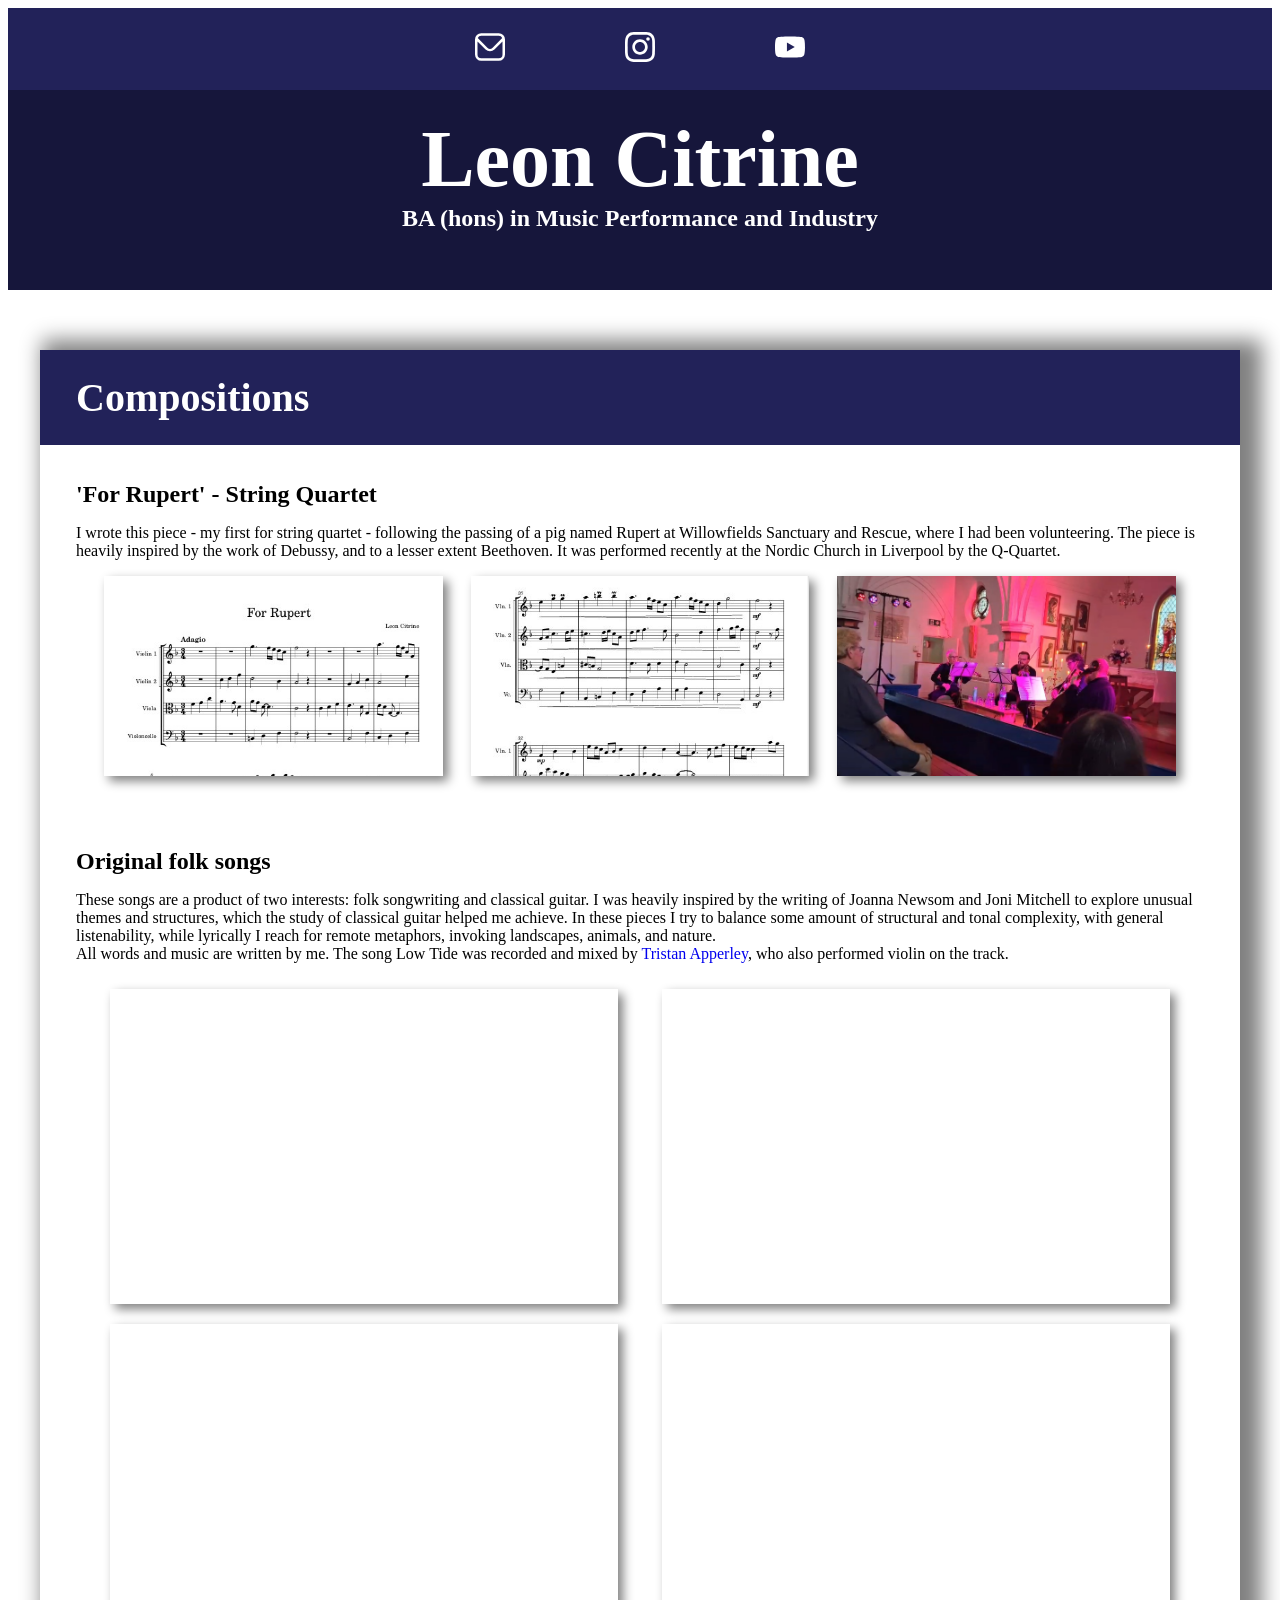
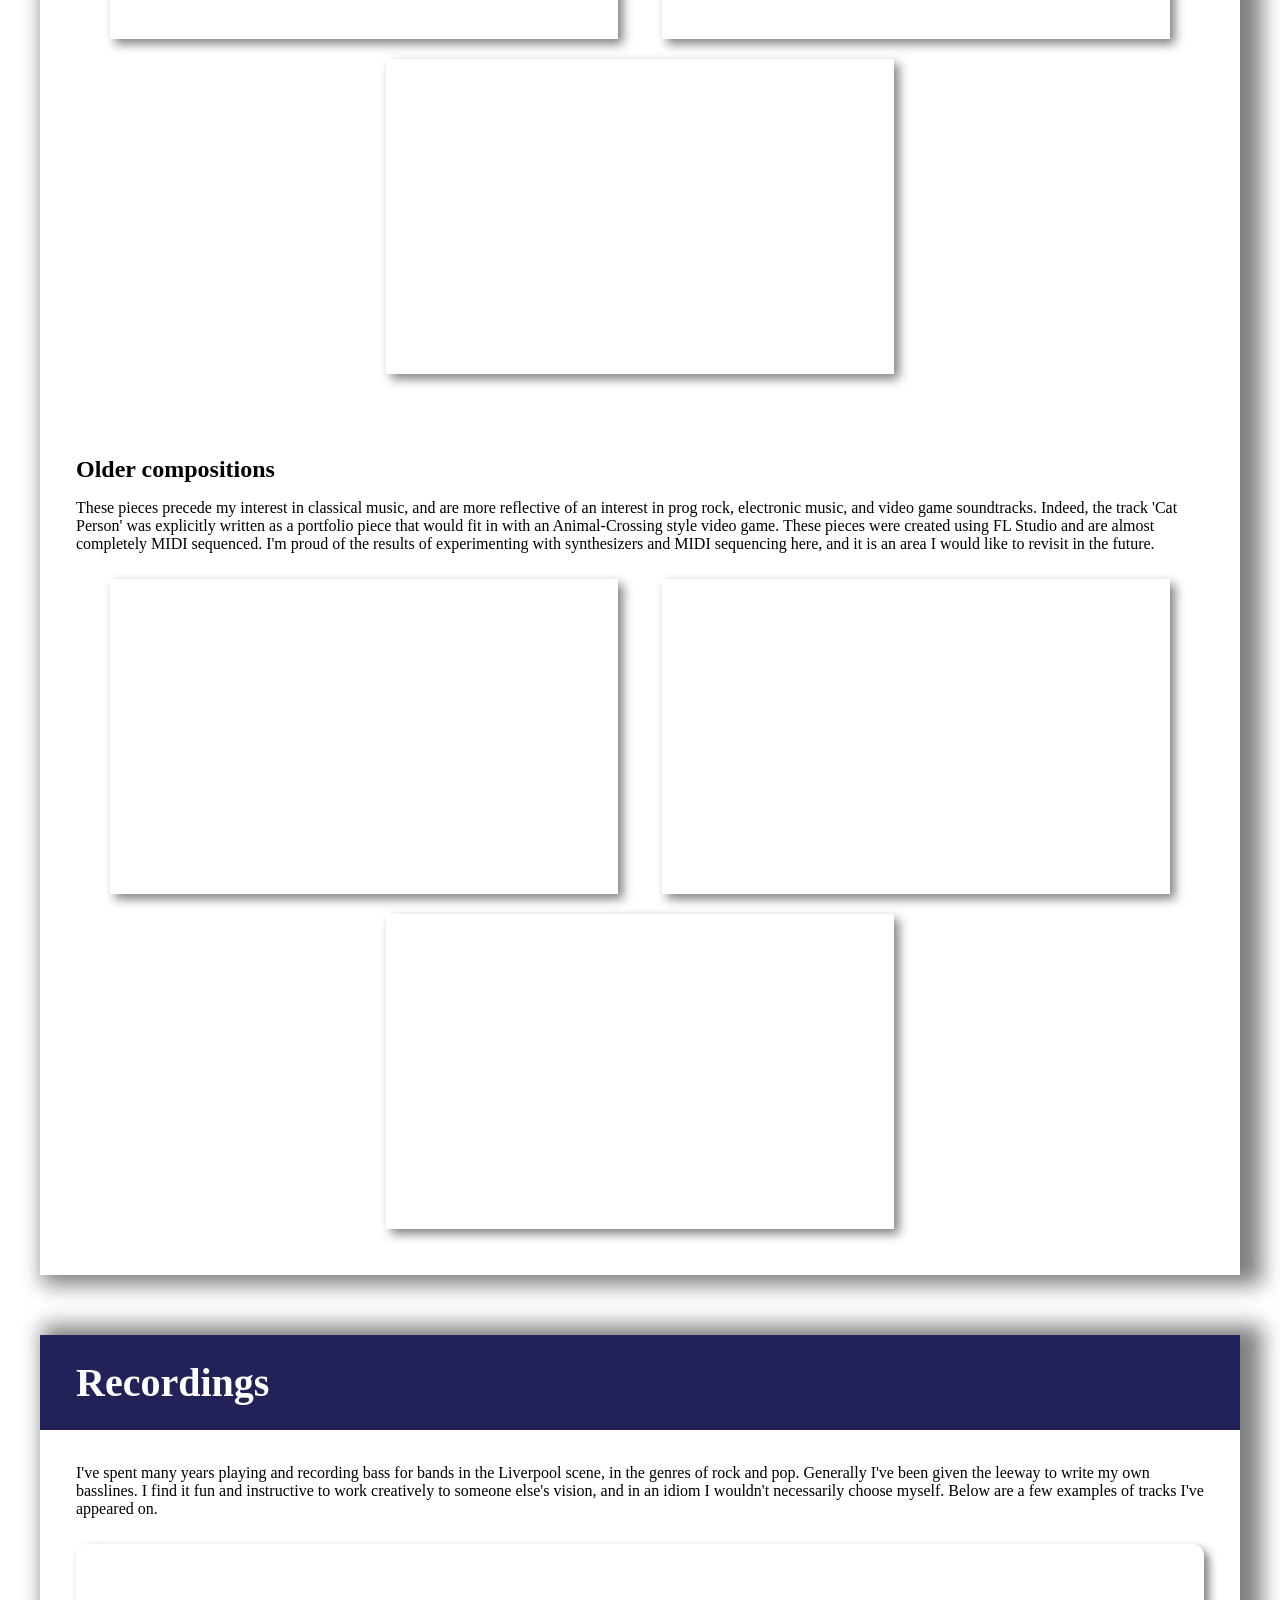
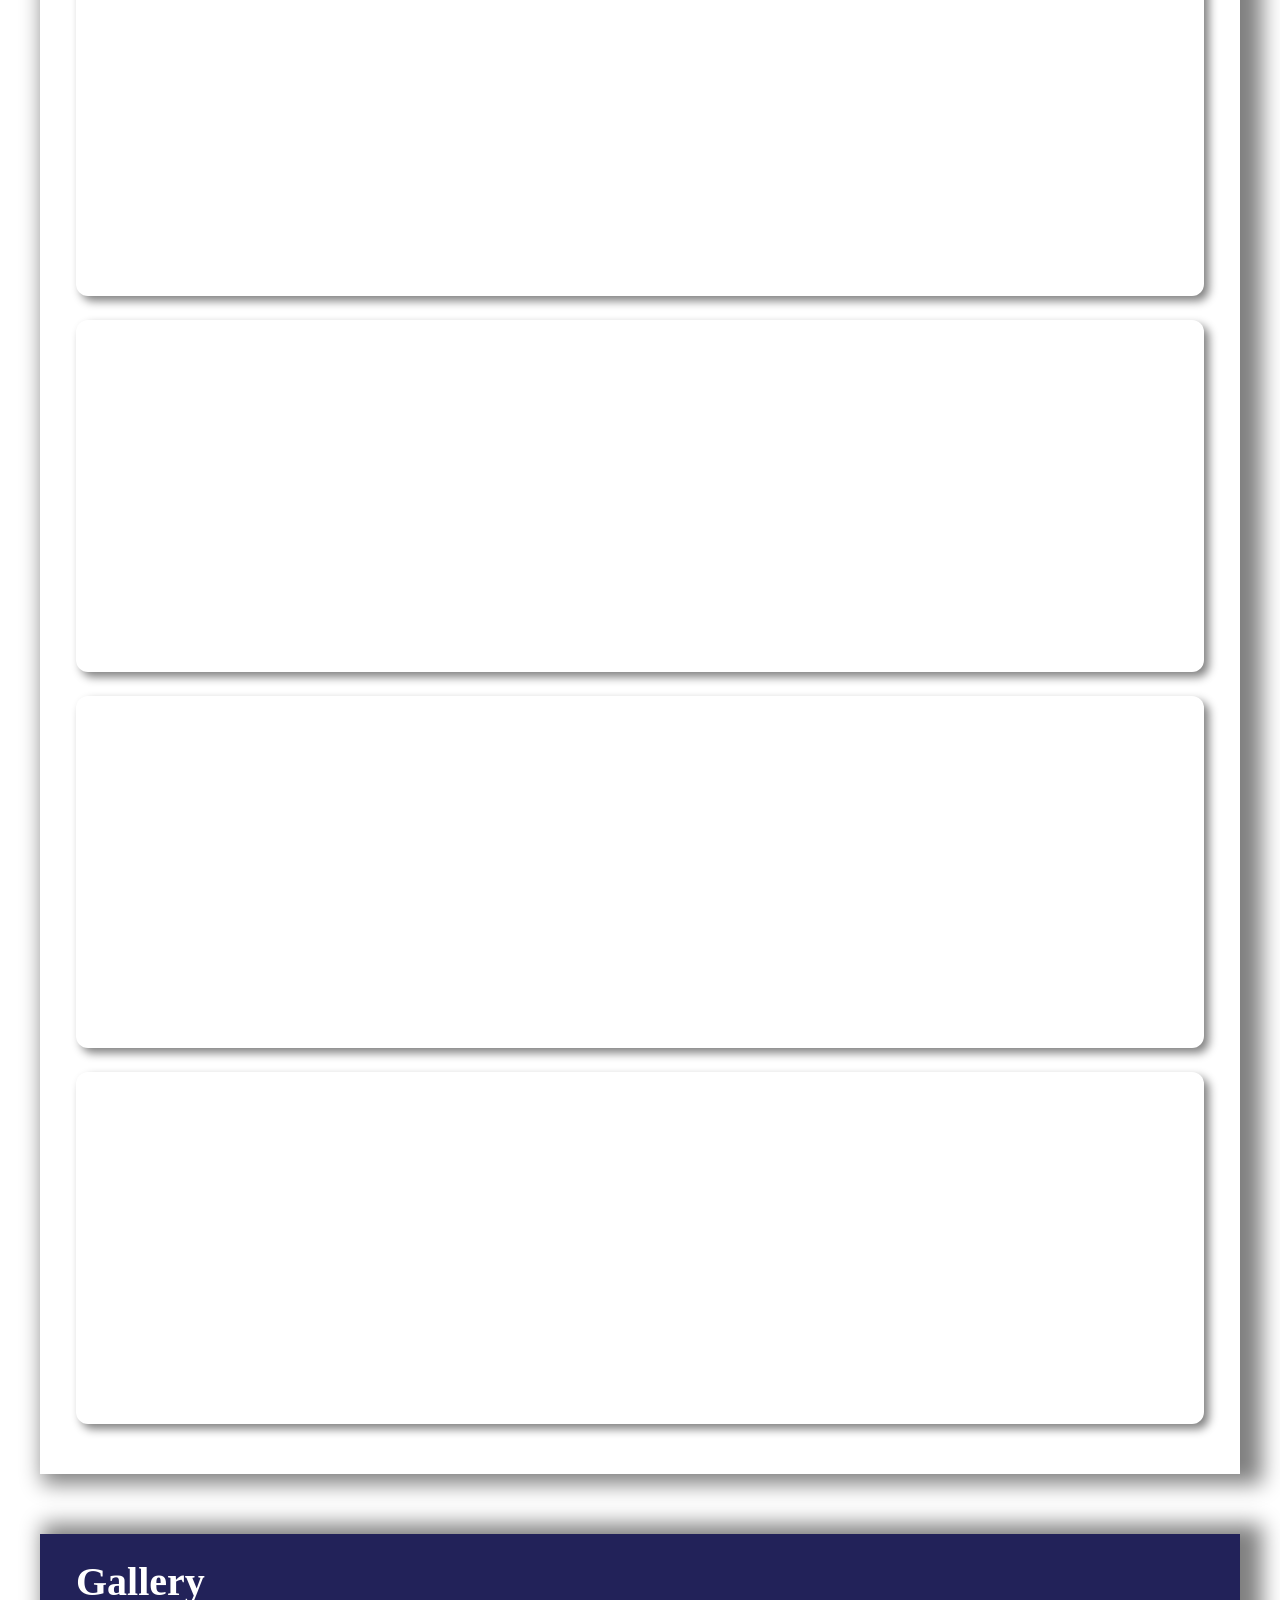
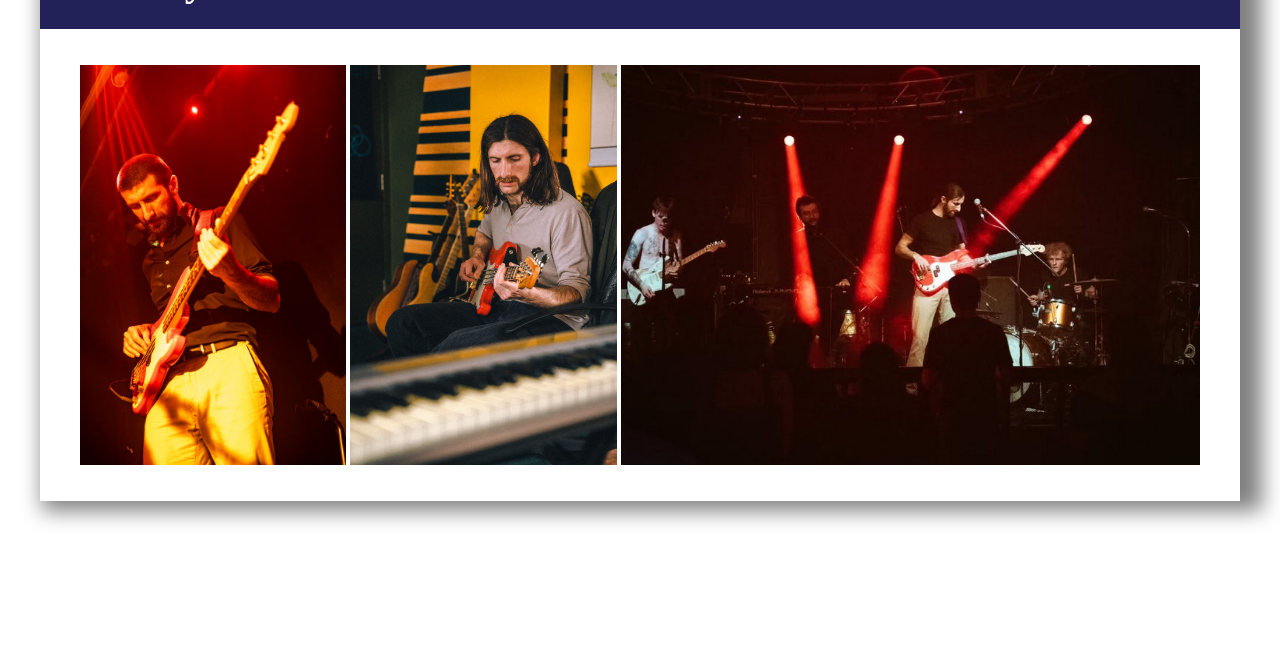
<file: home.html>
<!doctype html>
<html lang="en">
  <head>
    <meta charset="UTF-8" />
    <meta name="viewport" content="width=device-width, initial-scale=1.0" />
    <link rel="stylesheet" href="styles.css" />
    <title>Leon Citrine</title>
  </head>

  <body>
    <header>
      <div class="links">
		
          <div class="emailIcon">
		  <img src="images/envelope.svg" onclick="emailCopy()" style="cursor: pointer"/>
		  <span id="clipMsg"> Copied to clipboard </span>
		  </div>
       
        <a href="https://www.instagram.com/leoncitrine/" target="_blank">
		  <img src="images/instagram.svg"/>
		</a>
		
        <a href="https://www.youtube.com/@LeonCitrine" target="_blank">
			<img src="images/youtube.svg" />
		</a>
      </div>
    </header>

    <div class="title">
      <div>
	  <h1>Leon Citrine</h1>
      <h3>BA (hons) in Music Performance and Industry</h3>
	  </div>
    </div>

    <main>
      <section class="bigsec">
        <div class="subheader"><h2>Compositions</h2></div>

        <section class="subsec">
          <h3>'For Rupert' - String Quartet</h3>
          <p>
            I wrote this piece - my first for string quartet - following the
            passing of a pig named Rupert at Willowfields Sanctuary and Rescue,
            where I had been volunteering. The piece is heavily inspired by the
            work of Debussy, and to a lesser extent Beethoven. It was performed
            recently at the Nordic Church in Liverpool by the Q-Quartet.
          </p>
         <div class="imgGrid">
		  
            <a href="ForRupert.pdf" target="_blank" class="imgAnchor"
              ><img src="images/score1.jpg"
            /></a>
			
            <a href="ForRupert.pdf" target="_blank" class="imgAnchor"
              ><img src="images/score2.jpg"
            /></a>
			
            <a href="images/quartet.jpg" target="_blank" class="imgAnchor"
              ><img src="images/quartet.jpg"
            /></a>
			
          </div>
        </section>

        <section class="subsec">
          <h3>Original folk songs</h3>
          <p>
            These songs are a product of two interests: folk songwriting and
            classical guitar. I was heavily inspired by the writing of Joanna
            Newsom and Joni Mitchell to explore unusual themes and structures,
            which the study of classical guitar helped me achieve. In these
            pieces I try to balance some amount of structural and tonal
            complexity, with general listenability, while lyrically I reach for
            remote metaphors, invoking landscapes, animals, and nature.
            <br />
            All words and music are written by me. The song Low Tide was
            recorded and mixed by <a href="https://www.instagram.com/tonytheredbass/">Tristan Apperley</a>,
            who also performed violin on the track.
          </p>

          <div class="vidGroup">
            <!--Low Tide-->
            <iframe
              class="video"
              width="560"
              height="315"
              src="https://www.youtube.com/embed/3-BENbl8nzY?si=JwUIJ5P7G1uGsc6l"
              title="YouTube video player"
              frameborder="0"
              allow="
                accelerometer;
                autoplay;
                clipboard-write;
                encrypted-media;
                gyroscope;
                picture-in-picture;
                web-share;
              "
              referrerpolicy="strict-origin-when-cross-origin"
              allowfullscreen
            ></iframe>

            <!--Bug Song-->
            <iframe
              class="video"
              width="560"
              height="315"
              src="https://www.youtube.com/embed/Yga41XJYgZ0?si=Ln3OIha7f7BZ7p1f"
              title="YouTube video player"
              frameborder="0"
              allow="
                accelerometer;
                autoplay;
                clipboard-write;
                encrypted-media;
                gyroscope;
                picture-in-picture;
                web-share;
              "
              referrerpolicy="strict-origin-when-cross-origin"
              allowfullscreen
            ></iframe>

            <!--What I Want-->
            <iframe
              class="video"
              width="560"
              height="315"
              src="https://www.youtube.com/embed/L7DVEeZFzzg?si=CgFTJuVBcaFbpI4u"
              title="YouTube video player"
              frameborder="0"
              allow="
                accelerometer;
                autoplay;
                clipboard-write;
                encrypted-media;
                gyroscope;
                picture-in-picture;
                web-share;
              "
              referrerpolicy="strict-origin-when-cross-origin"
              allowfullscreen
            ></iframe>

            <!--The Map-->
            <iframe
              class="video"
              width="560"
              height="315"
              src="https://www.youtube.com/embed/pae_4WVUvTY?si=xHHP2OkBbVJJRj0P"
              title="YouTube video player"
              frameborder="0"
              allow="
                accelerometer;
                autoplay;
                clipboard-write;
                encrypted-media;
                gyroscope;
                picture-in-picture;
                web-share;
              "
              referrerpolicy="strict-origin-when-cross-origin"
              allowfullscreen
            ></iframe>

            <!--Bare Old Mountain-->
            <iframe
              class="video"
              width="560"
              height="315"
              src="https://www.youtube.com/embed/_0SbtzzRF2k?si=K3RNdVBJF465VhGv"
              title="YouTube video player"
              frameborder="0"
              allow="
                accelerometer;
                autoplay;
                clipboard-write;
                encrypted-media;
                gyroscope;
                picture-in-picture;
                web-share;
              "
              referrerpolicy="strict-origin-when-cross-origin"
              allowfullscreen
            ></iframe>
          </div>
		  
        </section>

        <section class="subsec">
          <h3>Older compositions</h3>
          <p>
            These pieces precede my interest in classical music, and are more
            reflective of an interest in prog rock, electronic music, and video
            game soundtracks. Indeed, the track 'Cat Person' was explicitly
            written as a portfolio piece that would fit in with an
            Animal-Crossing style video game. These pieces were created using FL
            Studio and are almost completely MIDI sequenced. I'm proud of the
            results of experimenting with synthesizers and MIDI sequencing here,
            and it is an area I would like to revisit in the future.
          </p>

          <div class="vidGroup">
		  
              <iframe class = "video"
                width="560"
                height="315"
                src="https://www.youtube.com/embed/XmWo5O1uwFk?si=_U1GOImlqeIL-Otg"
                title="YouTube video player"
                frameborder="0"
                allow="
                  accelerometer;
                  autoplay;
                  clipboard-write;
                  encrypted-media;
                  gyroscope;
                  picture-in-picture;
                  web-share;
                "
                referrerpolicy="strict-origin-when-cross-origin"
                allowfullscreen
              ></iframe>
          
              <iframe class = "video"
                width="560"
                height="315"
                src="https://www.youtube.com/embed/Ml7-ewEf-P8?si=zltV_L1RgiYLHCy6"
                title="YouTube video player"
                frameborder="0"
                allow="
                  accelerometer;
                  autoplay;
                  clipboard-write;
                  encrypted-media;
                  gyroscope;
                  picture-in-picture;
                  web-share;
                "
                referrerpolicy="strict-origin-when-cross-origin"
                allowfullscreen
              ></iframe>
            
              <iframe class = "video"
			  width="560" height="315" 
			  src="https://www.youtube.com/embed/KKYgNVhEMF4?si=3w621vBx7Pmdyhos" 
			  title="YouTube video player" 
			  frameborder="0" 
			  allow="
				accelerometer; 
				autoplay; 
				clipboard-write; 
				encrypted-media; 
				gyroscope; 
				picture-in-picture; 
				web-share;
				" 
				referrerpolicy="strict-origin-when-cross-origin" 
				allowfullscreen
				></iframe>
     
          </div>
          </div>
		  
        </section>
      </section>

      <section class="bigsec">
        <div class="subheader"><h2>Recordings</h2></div>
		<div class="subsec" style="padding-top: 18px">
        <p>
          I've spent many years playing and recording bass for bands in the
          Liverpool scene, in the genres of rock and pop. Generally I've been
          given the leeway to write my own basslines. I find it fun and
          instructive to work creatively to someone else's vision, and in an
          idiom I wouldn't necessarily choose myself. Below are a few examples
          of tracks I've appeared on.
        </p>

        <div class="spotifyLinks">
              <iframe
                data-testid="embed-iframe"
                style="border-radius: 12px"
                src="https://open.spotify.com/embed/track/3Ark2uEY2jAtomQhNRWzgO?utm_source=generator&theme=0&si=7ece716325124d6a"
                width="100%"
                height="352"
                frameborder="0"
                allowfullscreen=""
                allow="
                  autoplay;
                  clipboard-write;
                  encrypted-media;
                  fullscreen;
                  picture-in-picture;
                "
                loading="lazy"
              ></iframe>
            
              <iframe
                data-testid="embed-iframe"
                style="border-radius: 12px"
                src="https://open.spotify.com/embed/track/1w51lGfNYjyJVnIYeurgub?utm_source=generator&theme=0&si=a3a2735f71a64416"
                width="100%"
                height="352"
                frameborder="0"
                allowfullscreen=""
                allow="
                  autoplay;
                  clipboard-write;
                  encrypted-media;
                  fullscreen;
                  picture-in-picture;
                "
                loading="lazy"
              ></iframe>
            
              <iframe
                data-testid="embed-iframe"
                style="border-radius: 12px"
                src="https://open.spotify.com/embed/track/6SXQdXnxDQ4UCJzsJs9BCc?utm_source=generator&theme=0&si=c4947e2ca12b4092"
                width="100%"
                height="352"
                frameborder="0"
                allowfullscreen=""
                allow="
                  autoplay;
                  clipboard-write;
                  encrypted-media;
                  fullscreen;
                  picture-in-picture;
                "
                loading="lazy"
              ></iframe>
            
              <iframe
                data-testid="embed-iframe"
                style="border-radius: 12px"
                src="https://open.spotify.com/embed/track/6QR7aJp88Lg75sROCzF8By?utm_source=generator&theme=0&si=4b29fa9051d74cee"
                width="100%"
                height="352"
                frameborder="0"
                allowfullscreen=""
                allow="
                  autoplay;
                  clipboard-write;
                  encrypted-media;
                  fullscreen;
                  picture-in-picture;
                "
                loading="lazy"
              ></iframe>
           
			</div>
		</div>
      </section>

      <section class="bigsec">
        <div class="subheader"><h2>Gallery</h2></div>
			<div class = "subsec">
				<div class="gallery">
					<a href="images/pic1.jpg" target="_blank"
						><img src="images/pic1.jpg"
					/></a>
					
					<a href="images/pic2.jpg" target="_blank"
						><img src="images/pic2.jpg"
					/></a>
					
					<a href="images/pic3.jpg" target="_blank"
						><img src="images/pic3.jpg"
					/></a>
				</div>
			</div>
      </section>
    </main>
  </body>
  <script>
    function emailCopy() {
  navigator.clipboard.writeText("leoncitrinemusic@gmail.com");
      
  
  const msg = document.getElementById("clipMsg");
  msg.classList.add("show");
  
  setTimeout(() => {
    msg.classList.remove("show");
  }, 2000);
}
  </script>
</html>
</file>
<file: styles.css>
:root{
	--main-header: #16163B;
	--small-header: #222259;
	--margin: 60px;
	--smallMarg: 10px;
	--padSmall: 24px;
	--padBig: 36px;
}

/*fonts*/
h1{
	font-size: 5rem;
}

h2{
	font-size: 2.5rem;
	margin: 0;
}

h3{
	font-size: 1.5rem;
	margin: 0;
}

p{
	font-size: 1rem;
}


/*------------content - mobile and desktop----------------*/
body {
	/*display*/
	
	
	/*sizing*/
	
	/*content organisation*/
	
	/*decoration*/
	font-family: "Georgia", serif;
}

header{
	
	/*size and position*/
	
	
	/*decoration*/
	background-color: var(--small-header);
}

.emailIcon {
  position: relative;
  display: inline-block;
}

#clipMsg {
  position: absolute;
  bottom: calc(100% + 8px);
  left: 50%;
  transform: translateX(-50%);
  background: #333;
  color: #fff;
  padding: 4px 10px;
  border-radius: 4px;
  white-space: nowrap;
  font-size: 0.8rem;
  opacity: 0;
  transition: opacity 0.15s ease;
  pointer-events: none;
}

#clipMsg.show {
  opacity: 1;
  transition: opacity 0.1s ease;
}

a{
		display: contents;
	}
	
.links{
	display: flex;
	justify-content: center;
}

.links img{
	filter: invert(1);
	margin-left: var(--margin);
	margin-right: var(--margin);
}

.title{
	
	/*display*/
	
	
	/*size and position*/
	z-index:1000;
	padding: var(--padSmall);
	
	/*content organisation*/
	text-align: center;
	
	/*decoration*/
	color: white;
	background-color: var(--main-header);
}

.title div{
	vertical-align: baseline;
}

.title h1{
	margin:0;
}


.subheader{
	/*display*/
	
	/*sizing*/
	
	
	/*content organisation*/
	
	/*decoration*/
	color: white;
	background-color: var(--small-header);
}


.imgGrid{
	/*display*/
	display: flex;
	flex-flow: row nowrap;
	/*sizing*/
	
	/*content organisation*/
	justify-content: space-evenly;
	
	/*colours*/
}

.imgAnchor img{
	box-shadow: 5px 5px 10px grey;
	height: 200px;
	width: 30%;
	object-fit: cover;
	object-position: top;
}

.gallery{
	display: flex;
	flex-flow: row wrap;
	justify-content: space-evenly;
}



/*mobile*/
@media (max-width: 800px){
	body{
		display: block;
	}
	
	.links{
		padding: var(--padSmall);
	}
	
	.links img{
		height: 30px;
	}
	
	.subheader{
		text-align: center;
		padding: var(--padSmall);
	}
	
	.subsec{
		padding: var(--padSmall);
	}
	
	.vidGroup iframe{
		width: 100%;
	}
	
	
	.gallery img {
		height: 200px;
		margin: var(--smallMarg);
		box-shadow: 5px 5px 10px grey;
	}
}


/*desktop*/
@media (min-width: 801px){


	html{
		font-size: 16px;
	}
	
	body{
		/*display*/
		display: grid;
		grid-template-columns: 1fr minmax(800px, 1200px) 1fr;
		grid-template-rows: 1fr 200px max-content 1fr;
		/*sizing*/
	
		/*content organisation*/
	
		/*colours*/
		
	}
	
	header{
		grid-column: 1 / 4;
		grid-row: 1 / 2;
		
	}
	
	.links{
		padding: var(--padSmall);
	}
	
	.links img{
		height: 30px;
	}
	
	.title{
			grid-column: 1 / 4;
			grid-row: 2 / 3;
	}
	
	main{
		/*display*/
	
		/*size and position*/
		grid-column: 2 / 3;
		grid-row: 3 / 4;
	
		/*content organisation*/
	
		/*colours*/
		
		
	}
	
	.bigsec{
		/*display*/
		display: block;
		
		
		/*size and position*/
		width: 100%;
		height: fit-content;
		margin-top: var(--margin);
		margin-bottom: var(--margin);
	
		/*content organisation*/
	
		/*colours*/
		box-shadow: 12px 0px 20px 10px grey;
	}
	
	.subheader{
		/*display*/
	
		/*size and position*/
	
		/*content organisation*/
		padding: var(--padSmall) var(--padBig);
		/*colours*/
	}
	
	.subsec{
		
		padding: var(--padBig);
		
	}
	
	.gallery img{
		height: 400px;
	}
	
	iframe{
		margin: var(--smallMarg);
		box-shadow: 5px 5px 10px grey;
		
	}
	
	.vidGroup{
		display: flex;
		flex-flow: row wrap;
		justify-content: space-evenly;
	}
	
	.video{
		width: 45%;
	}
	
	
	.spotifyLinks iframe{
		margin-left: 0;
		margin-right: 0;
	}


}






	/*display*/
	
	/*size and position*/
	
	/*content organisation*/
	
	/*colours*/
</file>
